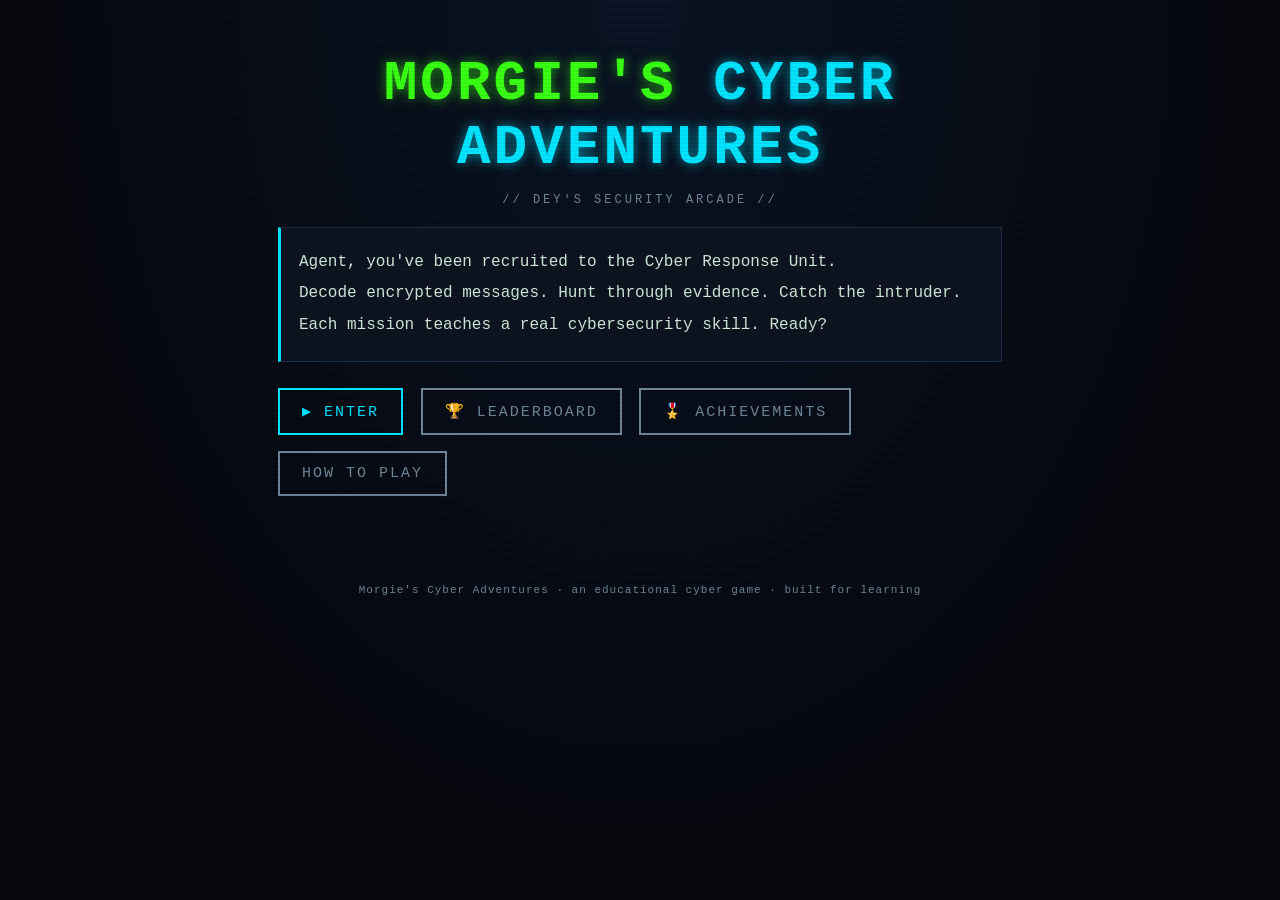
<file: index.html>
<!DOCTYPE html>
<html lang="en">
<head>
  <meta charset="UTF-8" />
  <meta name="viewport" content="width=device-width, initial-scale=1.0" />
  <title>Morgie's Cyber Adventures — Dey's Security Arcade</title>
  <link rel="stylesheet" href="styles.css" />
</head>
<body>
  <div id="scanlines"></div>
  <div id="toast-host"></div>

  <!-- ===== HUD ===== -->
  <header id="hud" class="hidden">
    <div class="hud-item">
      <span class="hud-label">AGENT</span>
      <span id="hud-agent">—</span>
    </div>
    <div class="hud-item">
      <span class="hud-label">MODE</span>
      <span id="hud-diff">NORMAL</span>
    </div>
    <div class="hud-item">
      <span class="hud-label">LEVEL</span>
      <span id="hud-level">LVL 1</span>
    </div>
    <div class="hud-item">
      <span class="hud-label">SCORE</span>
      <span id="hud-score">0</span>
    </div>
    <div class="hud-item">
      <span class="hud-label">LIVES</span>
      <span id="hud-lives">♥ ♥ ♥</span>
    </div>
    <div class="hud-item">
      <span class="hud-label">TIME</span>
      <span id="hud-timer">--</span>
    </div>
    <button id="btn-mute" class="hud-mute" aria-label="Mute">🔊</button>
  </header>

  <main id="app">
    <!-- ===== START SCREEN ===== -->
    <section id="screen-start" class="screen active">
      <div class="logo">
        <h1>MORGIE'S <span class="accent">CYBER ADVENTURES</span></h1>
        <p class="tagline">// DEY'S SECURITY ARCADE //</p>
      </div>
      <div class="brief">
        <p>Agent, you've been recruited to the Cyber Response Unit.</p>
        <p>Decode encrypted messages. Hunt through evidence. Catch the intruder.</p>
        <p>Each mission teaches a real cybersecurity skill. Ready?</p>
      </div>
      <button class="btn btn-primary" id="btn-start">▶ ENTER</button>
      <button class="btn btn-ghost" id="btn-board">🏆 LEADERBOARD</button>
      <button class="btn btn-ghost" id="btn-achievements">🎖️ ACHIEVEMENTS</button>
      <button class="btn btn-ghost" id="btn-howto">HOW TO PLAY</button>
    </section>

    <!-- ===== SETUP: difficulty + character ===== -->
    <section id="screen-setup" class="screen">
      <h2>AGENT SETUP</h2>

      <h3 class="setup-head">1 · SELECT DIFFICULTY</h3>
      <div id="difficulty-choices" class="choice-grid"></div>

      <h3 class="setup-head">2 · SELECT AGENT</h3>
      <div id="character-choices" class="choice-grid"></div>

      <h3 class="setup-head">3 · CHOOSE A MODE</h3>
      <div class="launch-row">
        <button class="btn btn-primary" id="btn-launch-campaign">🎯 CAMPAIGN</button>
        <button class="btn btn-primary" id="btn-launch-quickplay">🎲 RANDOM QUICKPLAY</button>
      </div>
      <p class="sub">Campaign: pick missions from the board. Quickplay: endless random missions until you run out of lives.</p>
      <p id="boss-note" class="boss-note hidden"></p>
      <button class="btn btn-ghost" id="btn-setup-back">◀ BACK</button>
    </section>

    <!-- ===== CHARACTER EDITOR ===== -->
    <section id="screen-editor" class="screen">
      <h2 id="editor-title">CUSTOMIZE AGENT</h2>

      <label class="field-label">CODENAME (max 12)</label>
      <input type="text" id="edit-name" class="text-input" maxlength="12" autocomplete="off" />

      <label class="field-label">BIO</label>
      <input type="text" id="edit-blurb" class="text-input" maxlength="90" autocomplete="off" />

      <label class="field-label">AVATAR</label>
      <div id="edit-icons" class="icon-grid"></div>

      <label class="field-label">PERK TUNING <span class="sub">(balanced within limits)</span></label>
      <div class="slider-row">
        <span class="slider-name">Bonus lives</span>
        <input type="range" id="edit-lives" />
        <span class="slider-val" id="edit-lives-val">+0</span>
      </div>
      <div class="slider-row">
        <span class="slider-name">Extra time</span>
        <input type="range" id="edit-time" />
        <span class="slider-val" id="edit-time-val">+0%</span>
      </div>
      <div class="slider-row">
        <span class="slider-name">Score boost</span>
        <input type="range" id="edit-score" />
        <span class="slider-val" id="edit-score-val">+0%</span>
      </div>
      <div class="perk-pill" id="edit-preview">⚡ balanced</div>

      <div class="launch-row">
        <button class="btn btn-primary" id="btn-edit-save">💾 SAVE</button>
        <button class="btn btn-ghost" id="btn-edit-reset">⟲ RESET TO DEFAULT</button>
        <button class="btn btn-ghost" id="btn-edit-cancel">✕ CANCEL</button>
      </div>
    </section>

    <!-- ===== LEADERBOARD ===== -->
    <section id="screen-board" class="screen">
      <h2>🏆 LEADERBOARD</h2>
      <p class="sub">Top 10 runs on this device.</p>
      <div id="board-body"></div>
      <div class="launch-row">
        <button class="btn btn-ghost" id="btn-board-back">◀ BACK</button>
        <button class="btn btn-ghost" id="btn-board-clear">⟲ CLEAR BOARD</button>
      </div>
    </section>

    <!-- ===== ACHIEVEMENTS ===== -->
    <section id="screen-achievements" class="screen">
      <h2>🎖️ ACHIEVEMENTS</h2>
      <p class="sub">Progress: <span id="ach-progress">0 / 0 unlocked</span></p>
      <div id="ach-body" class="ach-grid"></div>
      <button class="btn btn-ghost" id="btn-ach-back">◀ BACK</button>
    </section>

    <!-- ===== HOW TO PLAY ===== -->
    <section id="screen-howto" class="screen">
      <h2>HOW TO PLAY</h2>
      <ul class="howto-list">
        <li><strong>Missions</strong> come in two tracks: 🔍 <em>Forensics</em> and 🔐 <em>Cryptography</em>.</li>
        <li>Solve each puzzle before the <strong>timer</strong> runs out for bonus points.</li>
        <li>Wrong answers cost a <strong>life ♥</strong>. Lose all three and the run ends.</li>
        <li>Every mission ends with a <strong>debrief</strong> explaining the real concept.</li>
        <li>Clear all missions to beat the game and earn your rank!</li>
        <li>Pick a <strong>difficulty</strong> (Easy/Normal/Hard) and an <strong>agent</strong> with a unique perk before you start.</li>
        <li>Try <strong>🎲 Quickplay</strong> for an endless run of random missions, and use the 🔊 button to toggle sound.</li>
      </ul>
      <button class="btn btn-primary" id="btn-howto-back">◀ BACK</button>
    </section>

    <!-- ===== MISSION SELECT ===== -->
    <section id="screen-select" class="screen">
      <h2>SELECT MISSION</h2>
      <p class="sub">Complete missions to raise your rank. ✓ = cleared.</p>
      <div id="mission-grid" class="mission-grid"></div>
      <div class="launch-row">
        <button class="btn btn-primary" id="btn-select-quickplay">🎲 QUICKPLAY INSTEAD</button>
        <button class="btn btn-ghost" id="btn-reset">⟲ RESET PROGRESS</button>
      </div>
    </section>

    <!-- ===== GAMEPLAY ===== -->
    <section id="screen-play" class="screen">
      <div class="mission-head">
        <span id="play-tag" class="tag">FORENSICS</span>
        <span id="play-diff"></span>
        <h2 id="play-title">Mission</h2>
      </div>
      <p id="play-brief" class="brief-text"></p>
      <div id="play-body" class="play-body"></div>
      <div id="play-feedback" class="feedback hidden"></div>
      <div class="play-controls">
        <button class="btn btn-ghost" id="btn-abort">◀ ABORT</button>
        <button class="btn btn-primary" id="btn-submit">SUBMIT</button>
        <button class="btn btn-primary hidden" id="btn-continue">CONTINUE ▶</button>
      </div>
    </section>

    <!-- ===== GAME OVER / WIN ===== -->
    <section id="screen-end" class="screen">
      <h2 id="end-title">MISSION FAILED</h2>
      <p id="end-msg" class="brief-text"></p>
      <div class="end-stats">
        <div><span class="hud-label">FINAL SCORE</span><span id="end-score">0</span></div>
        <div><span class="hud-label">RANK</span><span id="end-rank">—</span></div>
      </div>
      <p id="end-detail" class="sub"></p>

      <div id="end-lb-entry" class="lb-entry hidden">
        <p id="lb-save-msg">🏆 You made the leaderboard! Enter a name:</p>
        <input type="text" id="lb-name" class="text-input" maxlength="12" autocomplete="off" />
        <div class="launch-row">
          <button class="btn btn-primary" id="btn-lb-save">SAVE SCORE</button>
          <button class="btn btn-ghost" id="btn-lb-skip">SKIP</button>
        </div>
      </div>
      <div id="end-lb-saved" class="lb-saved hidden"></div>

      <button class="btn btn-primary" id="btn-again">⟲ PLAY AGAIN</button>
      <button class="btn btn-ghost" id="btn-ach-view">🎖️ ACHIEVEMENTS</button>
    </section>
  </main>

  <footer id="credits">Morgie's Cyber Adventures · an educational cyber game · built for learning</footer>

  <script src="audio.js"></script>
  <script src="characters.js"></script>
  <script src="leaderboard.js"></script>
  <script src="achievements.js"></script>
  <script src="missions.js"></script>
  <script src="game.js"></script>
</body>
</html>
</file>
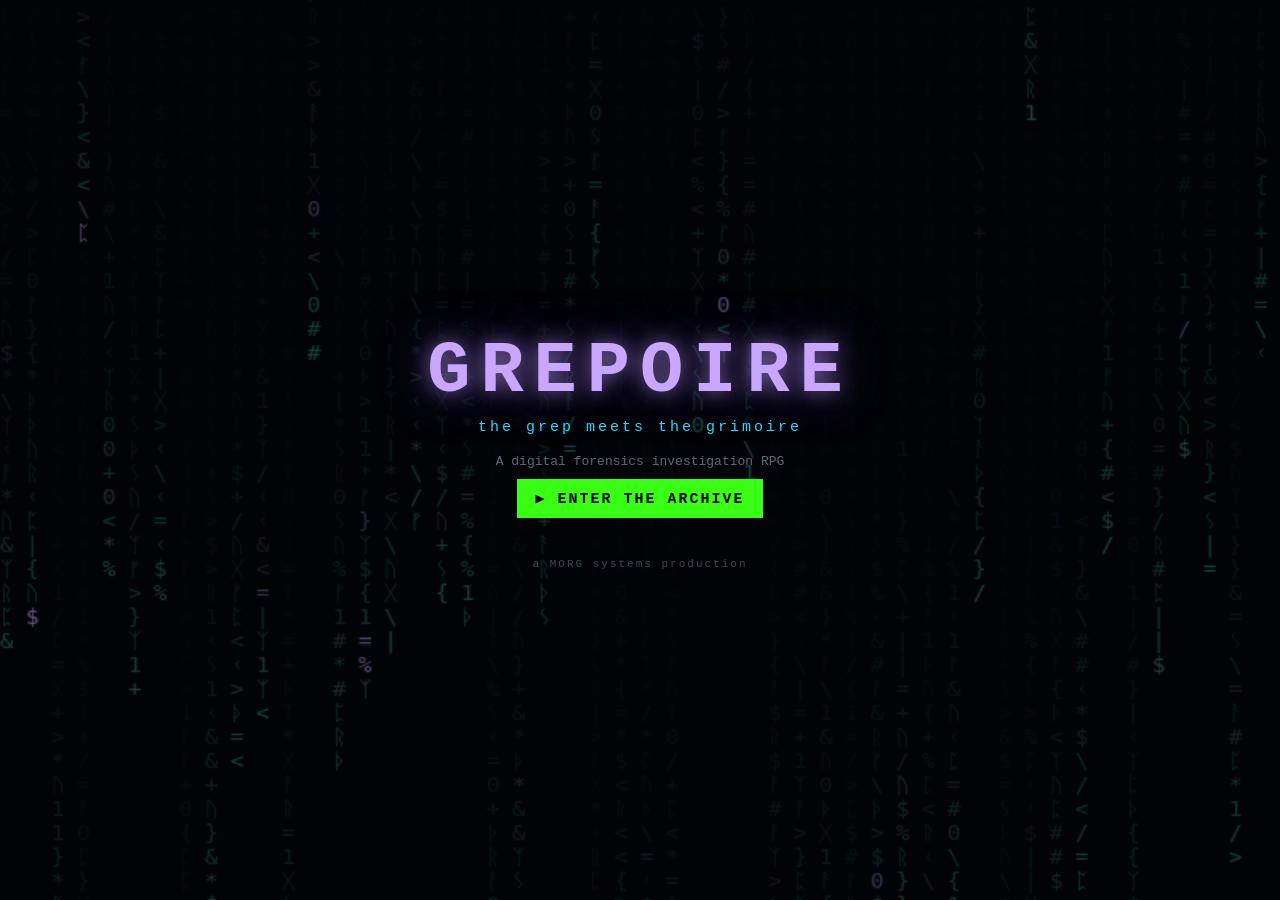
<file: trace-forensics-rpg/index.html>
<!DOCTYPE html>
<html lang="en">
<head>
  <meta charset="UTF-8" />
  <meta name="viewport" content="width=device-width, initial-scale=1.0, maximum-scale=1.0, user-scalable=no, viewport-fit=cover" />
  <meta name="mobile-web-app-capable" content="yes" />
  <meta name="apple-mobile-web-app-capable" content="yes" />
  <meta name="apple-mobile-web-app-status-bar-style" content="black-translucent" />
  <meta name="theme-color" content="#05070a" />
  <title>GREPOIRE — Digital Forensics Investigation</title>
  <link rel="stylesheet" href="styles.css" />
</head>
<body>
  <div id="boot" class="hidden">
    <pre id="boot-text"></pre>
  </div>

  <div id="game" class="hidden">
    <!-- Overworld -->
    <canvas id="world" width="800" height="600"></canvas>

    <!-- HUD -->
    <div id="hud">
      <div id="case-title">CASE #4471 — Operation Nightjar</div>
      <div id="hint"></div>
    </div>

    <!-- Touch controls (shown only on touch devices, in world mode) -->
    <div id="touch-controls" class="hidden">
      <div id="dpad">
        <button class="dpad-btn" data-dir="up" aria-label="Up">▲</button>
        <button class="dpad-btn" data-dir="left" aria-label="Left">◀</button>
        <button class="dpad-btn" data-dir="right" aria-label="Right">▶</button>
        <button class="dpad-btn" data-dir="down" aria-label="Down">▼</button>
      </div>
      <div id="touch-actions">
        <button id="t-action" class="t-big" aria-label="Interact">✦</button>
        <button id="t-evidence" class="t-small" aria-label="Evidence">E</button>
        <button id="t-codex" class="t-small" aria-label="Codex">J</button>
      </div>
    </div>

    <!-- Terminal / forensics workstation -->
    <div id="workstation" class="hidden">
      <div id="ws-header">
        <span id="ws-host">workstation</span>
        <button id="ws-exit">[ ESC ] Disconnect</button>
      </div>
      <div id="ws-body">
        <div id="terminal">
          <div id="term-output"></div>
          <div id="term-input-line">
            <span id="term-prompt">investigator@grepoire:~$</span>
            <input id="term-input" autocomplete="off" autocapitalize="off" autocorrect="off" spellcheck="false" enterkeyhint="send" />
          </div>
          <!-- Quick commands for touch; tap to insert/run without typing -->
          <div id="term-quickbar" class="hidden">
            <button data-cmd="help">help</button>
            <button data-cmd="ls">ls</button>
            <button data-cmd="ls -a">ls -a</button>
            <button data-cmd="scan">scan</button>
            <button data-cmd="cat ">cat</button>
            <button data-cmd="decode ">decode</button>
            <button data-cmd="recover ">recover</button>
            <button data-cmd="sha256 ">sha256</button>
            <button data-cmd="pcap ">pcap</button>
            <button data-cmd="tag ">tag</button>
          </div>
        </div>
      </div>
    </div>

    <!-- Evidence board / case submission -->
    <div id="evidence-board" class="hidden">
      <h2>EVIDENCE BOARD</h2>
      <div id="evidence-list"></div>
      <div id="case-questions"></div>
      <button id="eb-close">Close</button>
    </div>
  </div>

  <script type="module" src="src/main.js"></script>
</body>
</html>
</file>
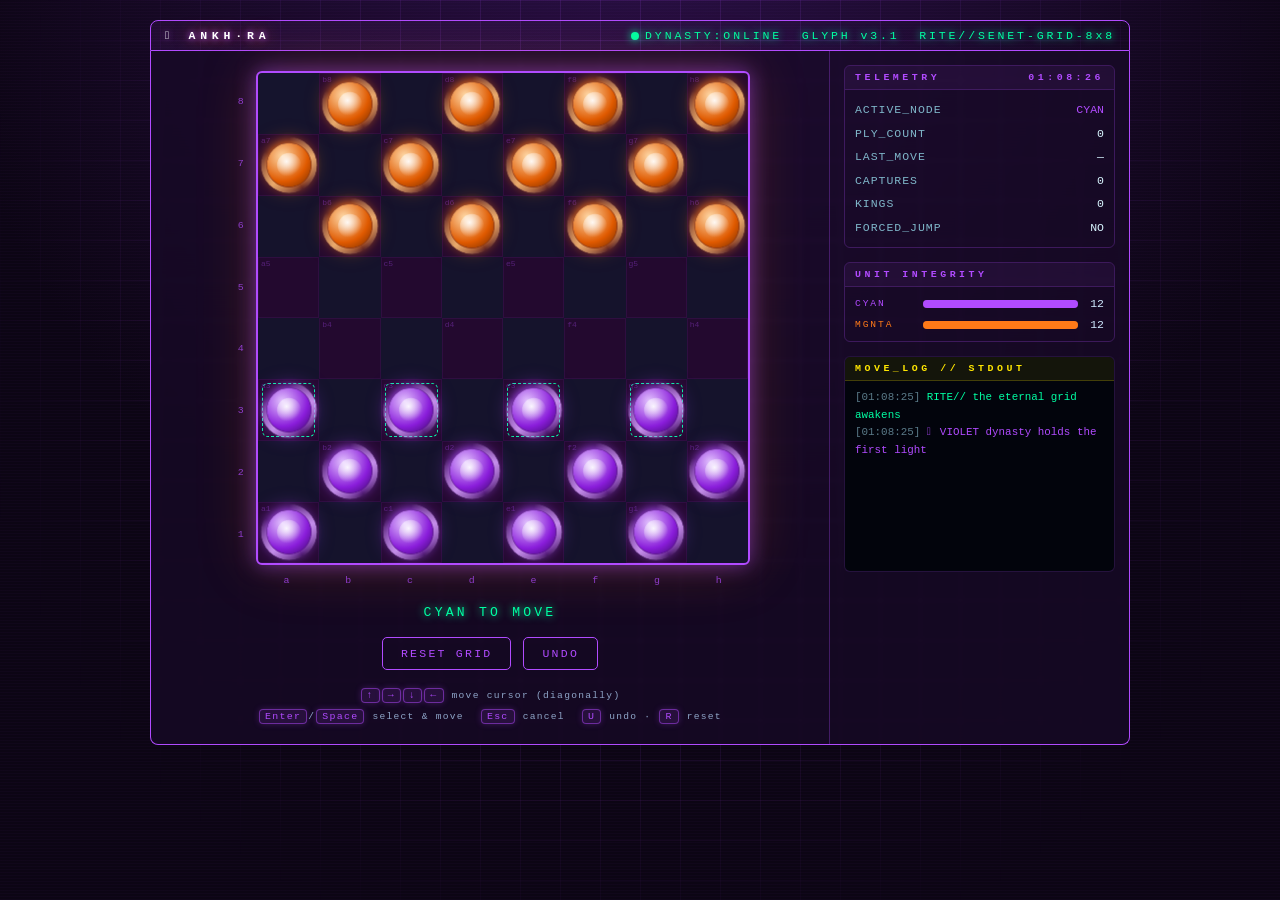
<file: ankh-ra.html>
<!DOCTYPE html>
<html lang="en">
<head>
<meta charset="UTF-8">
<meta name="viewport" content="width=device-width, initial-scale=1.0">
<title>ANKH-RA // DUEL OF THE ETERNAL GRID</title>
<style>
  :root {
    /* --neon-cyan / --neon-magenta kept as var names; recolored to a new palette:
       electric violet vs hot-orange on a deep plum-black field */
    --neon-cyan: #b14bff;      /* "player 1" — electric violet  */
    --neon-magenta: #ff7a18;   /* "player 2" — hot orange       */
    --neon-green: #00ffa3;     /* accents / OK status           */
    --neon-amber: #ffe600;     /* alerts / forced-jump          */
    --dark: #0c0514;
    --dark2: #160a24;
    --panel: rgba(24, 10, 40, 0.72);
    --grid-line: rgba(177, 75, 255, 0.22);
    --mono: 'Courier New', ui-monospace, monospace;
  }

  * { margin: 0; padding: 0; box-sizing: border-box; }

  body {
    min-height: 100vh;
    background:
      radial-gradient(circle at 50% -10%, #2a0f45 0%, var(--dark) 60%),
      var(--dark);
    color: #cfe9ff;
    font-family: var(--mono);
    display: flex;
    flex-direction: column;
    align-items: center;
    padding: 20px 14px 40px;
    overflow-x: hidden;
  }

  body::before {
    content: "";
    position: fixed; inset: 0;
    background-image:
      linear-gradient(var(--grid-line) 1px, transparent 1px),
      linear-gradient(90deg, var(--grid-line) 1px, transparent 1px);
    background-size: 40px 40px;
    mask-image: radial-gradient(circle at 50% 35%, black 10%, transparent 78%);
    animation: drift 20s linear infinite;
    pointer-events: none; z-index: 0;
  }
  /* scanline overlay — technical CRT feel */
  body::after {
    content: "";
    position: fixed; inset: 0;
    background: repeating-linear-gradient(
      to bottom, rgba(0,0,0,0) 0 2px, rgba(177,75,255,0.025) 2px 3px);
    pointer-events: none; z-index: 2; mix-blend-mode: screen;
  }
  @keyframes drift {
    from { background-position: 0 0, 0 0; }
    to   { background-position: 40px 40px, 40px 40px; }
  }

  .app { position: relative; z-index: 3; width: 100%; max-width: 980px; }

  header.titlebar {
    display: flex; align-items: center; justify-content: space-between;
    border: 1px solid var(--neon-cyan);
    border-radius: 8px 8px 0 0;
    padding: 8px 14px;
    background: linear-gradient(90deg, rgba(177,75,255,0.08), transparent);
    font-size: 0.72rem; letter-spacing: 0.18rem;
  }
  header .brand {
    font-weight: 900; letter-spacing: 0.3rem; color: #fff;
    text-shadow: 0 0 6px var(--neon-cyan), 0 0 16px var(--neon-magenta);
    animation: flicker 5s infinite;
  }
  header .sys { color: var(--neon-green); text-shadow: 0 0 8px var(--neon-green); }
  .dot { display:inline-block; width:8px; height:8px; border-radius:50%;
    background: var(--neon-green); box-shadow: 0 0 8px var(--neon-green);
    animation: blink 1.4s steps(2) infinite; margin-right:6px; vertical-align: middle; }
  @keyframes blink { 50% { opacity: 0.2; } }
  @keyframes flicker {
    0%, 92%, 100% { opacity: 1; } 93% { opacity: 0.55; } 94% { opacity: 1; }
    96% { opacity: 0.4; } 97% { opacity: 1; }
  }

  .layout {
    display: grid;
    grid-template-columns: minmax(0,1fr) 300px;
    gap: 0;
    border: 1px solid var(--neon-cyan);
    border-top: none;
    border-radius: 0 0 8px 8px;
    background: var(--panel);
    backdrop-filter: blur(2px);
  }
  @media (max-width: 820px) {
    .layout { grid-template-columns: 1fr; }
    .hud { border-left: none !important; border-top: 1px solid rgba(177,75,255,0.3); }
  }

  .stage { padding: 20px; display: flex; flex-direction: column; align-items: center; gap: 14px; }

  /* board with coordinate gutters */
  .board-frame {
    display: grid;
    grid-template-columns: 22px 1fr;
    grid-template-rows: 1fr 22px;
    gap: 4px;
    width: min(86vw, 520px);
  }
  .rank-labels, .file-labels {
    display: grid; font-size: 0.62rem; color: var(--neon-cyan);
    opacity: 0.75; letter-spacing: 0.05rem;
  }
  .rank-labels { grid-row: 1; grid-column: 1; grid-template-rows: repeat(8, 1fr); }
  .rank-labels span { display: flex; align-items: center; justify-content: center; }
  .file-labels { grid-row: 2; grid-column: 2; grid-template-columns: repeat(8, 1fr); }
  .file-labels span { display: flex; align-items: center; justify-content: center; }

  .board {
    grid-row: 1; grid-column: 2;
    display: grid;
    grid-template-columns: repeat(8, 1fr);
    grid-template-rows: repeat(8, 1fr);
    aspect-ratio: 1 / 1;
    border: 2px solid var(--neon-cyan);
    border-radius: 6px;
    box-shadow: 0 0 20px rgba(177,75,255,0.5), 0 0 60px rgba(255,122,24,0.22);
    overflow: hidden; background: var(--dark2);
  }

  .cell { position: relative; display: flex; align-items: center; justify-content: center; }
  .cell.light { background: rgba(0, 240, 255, 0.04); }
  .cell.dark  { background: rgba(255, 0, 229, 0.06); cursor: pointer; }
  .cell.dark::after {
    content: ""; position: absolute; inset: 0;
    box-shadow: inset 0 0 0 1px rgba(177,75,255,0.08);
  }
  /* tiny square-id readout in each dark cell corner — technical overlay */
  .cell .sqid {
    position: absolute; top: 2px; left: 3px; font-size: 0.5rem;
    color: rgba(177,75,255,0.35); pointer-events: none; letter-spacing: 0;
  }

  .cell.selectable::before {
    content: ""; position: absolute; inset: 4px;
    border: 1px dashed var(--neon-green); border-radius: 6px;
    animation: pulse 1.2s ease-in-out infinite;
  }
  .cell.move-target::before {
    content: ""; position: absolute; width: 28%; height: 28%; border-radius: 50%;
    background: var(--neon-green); box-shadow: 0 0 14px var(--neon-green);
    animation: pulse 1s ease-in-out infinite;
  }
  .cell.capture-target::before {
    content: ""; position: absolute; inset: 3px; border-radius: 6px;
    border: 1px solid var(--neon-amber);
    box-shadow: 0 0 12px var(--neon-amber), inset 0 0 10px rgba(255,230,0,0.3);
    animation: pulse 0.8s ease-in-out infinite;
  }
  /* keyboard cursor — bright inset frame + corner ticks on the focused square */
  .cell.cursor {
    box-shadow:
      inset 0 0 0 2px #fff,
      inset 0 0 14px rgba(255,255,255,0.45),
      0 0 16px rgba(255,255,255,0.35);
    z-index: 6;
  }
  .cell.cursor::after {
    content: ""; position: absolute; inset: 0; z-index: 7; pointer-events: none;
    background:
      linear-gradient(#fff,#fff) left  0 top    0 / 10px 2px no-repeat,
      linear-gradient(#fff,#fff) left  0 top    0 / 2px 10px no-repeat,
      linear-gradient(#fff,#fff) right 0 top    0 / 10px 2px no-repeat,
      linear-gradient(#fff,#fff) right 0 top    0 / 2px 10px no-repeat,
      linear-gradient(#fff,#fff) left  0 bottom 0 / 10px 2px no-repeat,
      linear-gradient(#fff,#fff) left  0 bottom 0 / 2px 10px no-repeat,
      linear-gradient(#fff,#fff) right 0 bottom 0 / 10px 2px no-repeat,
      linear-gradient(#fff,#fff) right 0 bottom 0 / 2px 10px no-repeat;
    filter: drop-shadow(0 0 4px #fff);
    animation: pulse 1s ease-in-out infinite;
  }
  @keyframes pulse {
    0%, 100% { opacity: 0.35; transform: scale(0.92); }
    50%      { opacity: 1;    transform: scale(1.05); }
  }

  .piece {
    width: 72%; height: 72%; border-radius: 50%; position: relative;
    display: flex; align-items: center; justify-content: center;
    font-weight: 900; font-size: 1.3rem;
    /* idle hover-float; combines with glide/pop below via custom props */
    animation: float 3.2s ease-in-out infinite;
    will-change: transform;
  }
  @keyframes float {
    0%, 100% { transform: translateY(0) scale(1); }
    50%      { transform: translateY(-6%) scale(1.02); }
  }

  /* rotating conic "energy ring" behind the core */
  .piece::before {
    content: ""; position: absolute; inset: -14%;
    border-radius: 50%;
    background: conic-gradient(from 0deg,
      transparent 0deg, var(--ring) 70deg, transparent 150deg,
      var(--ring) 220deg, transparent 300deg);
    filter: blur(0.5px);
    opacity: 0.85;
    animation: spin 4s linear infinite;
    z-index: -1;
    -webkit-mask: radial-gradient(circle, transparent 56%, #000 58%);
            mask: radial-gradient(circle, transparent 56%, #000 58%);
  }
  @keyframes spin { to { transform: rotate(360deg); } }

  /* pulsing inner core highlight */
  .piece::after {
    content: ""; position: absolute; inset: 22%;
    border-radius: 50%;
    background: radial-gradient(circle at 40% 35%, rgba(255,255,255,0.9), transparent 70%);
    animation: core 2.4s ease-in-out infinite;
    pointer-events: none;
  }
  @keyframes core {
    0%, 100% { opacity: 0.4; transform: scale(0.85); }
    50%      { opacity: 0.95; transform: scale(1); }
  }

  .piece.cyan {
    --ring: #d9a2ff;
    background: radial-gradient(circle at 35% 30%, #e3c4ff, #8a1ddb 60%, #3a0866);
    box-shadow: 0 0 10px var(--neon-cyan), 0 0 22px rgba(177,75,255,0.6);
    color: #2a0545;
  }
  .piece.magenta {
    --ring: #ffc07a;
    background: radial-gradient(circle at 35% 30%, #ffd9a8, #e05a00 60%, #6e2a00);
    box-shadow: 0 0 10px var(--neon-magenta), 0 0 22px rgba(255,122,24,0.6);
    color: #4a1c00;
  }

  /* selected: lift, brighten, speed up the ring */
  .piece.selected { animation: selectedFloat 1.4s ease-in-out infinite; z-index: 5; }
  .piece.selected::before { animation: spin 1.3s linear infinite; opacity: 1; }
  @keyframes selectedFloat {
    0%, 100% { transform: translateY(-8%) scale(1.12); }
    50%      { transform: translateY(-14%) scale(1.16); }
  }

  /* glide: a piece that just moved slides in from its previous square */
  .piece.glide {
    animation: glide 0.32s cubic-bezier(.2,.9,.25,1.2);
  }
  @keyframes glide {
    from { transform: translate(var(--gx), var(--gy)) scale(0.9); }
    to   { transform: translate(0, 0) scale(1); }
  }

  /* king: twin crowns + golden halo, faster ring */
  .piece.king {
    box-shadow: 0 0 14px var(--neon-amber), 0 0 30px rgba(255,230,0,0.55);
  }
  .piece.king::before { animation: spin 2.2s linear infinite; }
  .piece.king .crown {
    position: absolute; inset: 0; display: flex; align-items: center; justify-content: center;
    font-size: 1.1rem; color: #fff; z-index: 2;
    text-shadow: 0 0 6px #fff, 0 0 12px var(--neon-amber);
    animation: crownPop 0.5s cubic-bezier(.2,1.5,.4,1);
  }
  @keyframes crownPop {
    0% { transform: scale(0) rotate(-40deg); opacity: 0; }
    100% { transform: scale(1) rotate(0); opacity: 1; }
  }

  /* capture shatter burst — spawned on the destroyed unit's square */
  .burst {
    position: absolute; inset: 0; pointer-events: none; z-index: 10;
  }
  .burst i {
    position: absolute; top: 50%; left: 50%; width: 7px; height: 7px;
    margin: -3.5px; border-radius: 50%;
    background: var(--bcol); box-shadow: 0 0 8px var(--bcol);
    animation: shard 0.6s ease-out forwards;
  }
  @keyframes shard {
    to { transform: translate(var(--dx), var(--dy)) scale(0.2); opacity: 0; }
  }
  .shock {
    position: absolute; inset: 20%; border-radius: 50%;
    border: 2px solid var(--bcol); pointer-events: none; z-index: 9;
    animation: shock 0.5s ease-out forwards;
  }
  @keyframes shock {
    from { transform: scale(0.3); opacity: 1; }
    to   { transform: scale(2.4); opacity: 0; }
  }

  @media (prefers-reduced-motion: reduce) {
    .piece, .piece::before, .piece::after { animation: none !important; }
  }

  .status {
    font-size: 0.82rem; letter-spacing: 0.2rem; text-transform: uppercase;
    color: var(--neon-green); text-shadow: 0 0 8px var(--neon-green);
    min-height: 1.4em; text-align: center;
  }

  .controls { display: flex; gap: 12px; }
  button {
    font-family: inherit; background: transparent; color: var(--neon-cyan);
    border: 1px solid var(--neon-cyan); padding: 9px 18px;
    letter-spacing: 0.14rem; text-transform: uppercase; font-size: 0.72rem;
    border-radius: 5px; cursor: pointer; transition: all 0.2s;
  }
  button:hover { background: var(--neon-cyan); color: var(--dark); box-shadow: 0 0 18px var(--neon-cyan); }

  .keyhint {
    display: flex; flex-wrap: wrap; gap: 6px 16px; justify-content: center;
    margin-top: 4px; font-size: 0.6rem; letter-spacing: 0.08rem;
    color: #8fa6c9; max-width: 480px;
  }
  .keyhint kbd {
    display: inline-block; min-width: 1.3em; text-align: center;
    padding: 1px 5px; margin: 0 1px; border-radius: 4px;
    background: rgba(177,75,255,0.12); border: 1px solid rgba(177,75,255,0.5);
    color: var(--neon-cyan); font-family: var(--mono); font-size: 0.62rem;
    box-shadow: 0 0 6px rgba(177,75,255,0.25);
  }

  /* ---------- TECHNICAL HUD ---------- */
  .hud {
    border-left: 1px solid rgba(177,75,255,0.3);
    padding: 14px; display: flex; flex-direction: column; gap: 14px;
    font-size: 0.72rem;
  }
  .panel { border: 1px solid rgba(177,75,255,0.25); border-radius: 6px; overflow: hidden; }
  .panel > h2 {
    font-size: 0.62rem; letter-spacing: 0.22rem; color: var(--neon-cyan);
    background: rgba(177,75,255,0.07); padding: 6px 10px; border-bottom: 1px solid rgba(177,75,255,0.2);
    display: flex; justify-content: space-between; align-items: center;
  }
  .panel .body { padding: 10px; }

  .readout { display: grid; grid-template-columns: 1fr auto; gap: 4px 10px; line-height: 1.7; }
  .readout .k { color: #7fb6c9; letter-spacing: 0.06rem; }
  .readout .v { text-align: right; color: #d8f6ff; }
  .readout .v.cyan { color: var(--neon-cyan); }
  .readout .v.magenta { color: var(--neon-magenta); }

  .bars { display:flex; flex-direction: column; gap: 8px; }
  .bar-row { display:flex; align-items:center; gap: 8px; }
  .bar-row .lbl { width: 60px; font-size: 0.6rem; letter-spacing: 0.12rem; }
  .bar { flex:1; height: 8px; background: rgba(255,255,255,0.06); border-radius: 4px; overflow: hidden; }
  .bar > i { display:block; height:100%; transition: width 0.4s ease; }
  .bar.cyan > i { background: var(--neon-cyan); box-shadow: 0 0 10px var(--neon-cyan); }
  .bar.magenta > i { background: var(--neon-magenta); box-shadow: 0 0 10px var(--neon-magenta); }
  .bar-row .num { width: 18px; text-align:right; }

  /* telemetry terminal */
  .log { background: #02040c; border: 1px solid rgba(177,75,255,0.2); border-radius: 6px; }
  .log h2 { color: var(--neon-amber); background: rgba(255,230,0,0.07); border-color: rgba(255,230,0,0.2); }
  .log .stream {
    height: 190px; overflow-y: auto; padding: 8px 10px; font-size: 0.68rem; line-height: 1.6;
    scrollbar-width: thin; scrollbar-color: var(--neon-cyan) transparent;
  }
  .log .stream::-webkit-scrollbar { width: 6px; }
  .log .stream::-webkit-scrollbar-thumb { background: var(--neon-cyan); border-radius: 3px; }
  .log .line { white-space: pre-wrap; }
  .log .ts { color: #5a7a88; }
  .log .c-cyan { color: var(--neon-cyan); }
  .log .c-mag { color: var(--neon-magenta); }
  .log .c-cap { color: var(--neon-amber); }
  .log .c-sys { color: var(--neon-green); }
  .log .cursor { color: var(--neon-amber); animation: blink 1s steps(2) infinite; }

  /* ========== PUZZLE WORLD: TEMPLE OF CODE ========== */
  .portal {
    position: fixed; inset: 0; z-index: 50;
    display: none; align-items: center; justify-content: center;
    background: radial-gradient(circle at 50% 50%, rgba(40,10,70,0.75), rgba(5,5,20,0.96));
    backdrop-filter: blur(4px);
    padding: 20px;
  }
  .portal.open { display: flex; animation: portalIn 0.8s ease; }
  @keyframes portalIn { from { opacity: 0; } to { opacity: 1; } }

  .portal-inner { position: relative; width: min(94vw, 620px); }

  /* rotating portal rings behind the card */
  .portal-rings { position: absolute; inset: -40px; pointer-events: none; }
  .portal-rings i {
    position: absolute; inset: 0; border-radius: 50%;
    border: 2px solid transparent;
  }
  .portal-rings i:nth-child(1) { border-top-color: var(--neon-cyan);    border-bottom-color: var(--neon-cyan);    animation: spin 6s linear infinite; }
  .portal-rings i:nth-child(2) { border-left-color: var(--neon-magenta); border-right-color: var(--neon-magenta); animation: spin 9s linear infinite reverse; inset: 20px; }
  .portal-rings i:nth-child(3) { border-top-color: var(--neon-amber);    animation: spin 4s linear infinite; inset: -14px; }

  .portal-card {
    position: relative;
    background: linear-gradient(160deg, rgba(24,10,40,0.98), rgba(10,6,24,0.98));
    border: 1px solid var(--neon-cyan);
    border-radius: 12px;
    box-shadow: 0 0 40px rgba(177,75,255,0.5), inset 0 0 30px rgba(0,0,0,0.6);
    padding: 26px 24px;
    color: #d8f6ff;
    max-height: 86vh; overflow-y: auto;
  }
  .portal-card h2 {
    font-size: 1.3rem; letter-spacing: 0.25rem; color: #fff; text-align: center;
    text-shadow: 0 0 8px var(--neon-cyan), 0 0 20px var(--neon-magenta);
    margin-bottom: 6px;
  }
  .portal-card .sub { text-align: center; font-size: 0.72rem; letter-spacing: 0.15rem;
    color: var(--neon-amber); margin-bottom: 18px; }

  .pz-progress { display: flex; gap: 6px; justify-content: center; margin-bottom: 18px; }
  .pz-progress i {
    width: 26px; height: 6px; border-radius: 3px; background: rgba(255,255,255,0.12);
  }
  .pz-progress i.done { background: var(--neon-green); box-shadow: 0 0 8px var(--neon-green); }
  .pz-progress i.active { background: var(--neon-cyan); box-shadow: 0 0 8px var(--neon-cyan); }

  .pz-glyph { text-align: center; font-size: 1.6rem; margin-bottom: 8px; filter: drop-shadow(0 0 6px var(--neon-amber)); }
  .pz-prompt { font-size: 0.86rem; line-height: 1.6; margin-bottom: 12px; }
  .pz-code {
    background: #02040c; border: 1px solid rgba(177,75,255,0.3); border-radius: 6px;
    padding: 12px 14px; font-size: 0.8rem; line-height: 1.6; white-space: pre-wrap;
    color: var(--neon-green); margin-bottom: 14px; overflow-x: auto;
  }
  .pz-code .kw { color: var(--neon-magenta); }
  .pz-code .num { color: var(--neon-amber); }
  .pz-code .cm { color: #5a7a88; }

  .pz-form { display: flex; gap: 10px; flex-wrap: wrap; }
  .pz-form input {
    flex: 1; min-width: 160px; font-family: var(--mono); font-size: 0.9rem;
    background: rgba(0,0,0,0.5); border: 1px solid var(--neon-cyan); color: #fff;
    padding: 10px 12px; border-radius: 6px; letter-spacing: 0.08rem;
  }
  .pz-form input:focus { outline: none; box-shadow: 0 0 14px var(--neon-cyan); }

  .pz-options { display: grid; grid-template-columns: 1fr 1fr; gap: 10px; }
  @media (max-width: 480px) { .pz-options { grid-template-columns: 1fr; } }
  .pz-opt {
    font-family: var(--mono); font-size: 0.82rem; text-align: left;
    padding: 11px 14px; text-transform: none; letter-spacing: 0.04rem;
  }

  .pz-feedback { min-height: 1.4em; margin-top: 12px; font-size: 0.8rem; letter-spacing: 0.08rem; text-align: center; }
  .pz-feedback.ok  { color: var(--neon-green); text-shadow: 0 0 8px var(--neon-green); }
  .pz-feedback.bad { color: var(--neon-magenta); text-shadow: 0 0 8px var(--neon-magenta); }
  .pz-hint { font-size: 0.7rem; color: #8fa6c9; text-align: center; margin-top: 6px; }

  .portal-card .finale { text-align: center; }
  .portal-card .finale .big { font-size: 2.4rem; margin: 10px 0; filter: drop-shadow(0 0 10px var(--neon-amber)); }
  .portal-actions { display: flex; gap: 12px; justify-content: center; margin-top: 18px; flex-wrap: wrap; }
</style>
</head>
<body>
<div class="app">
  <header class="titlebar">
    <span class="brand">𓂀 ANKH&middot;RA</span>
    <span class="sys"><span class="dot"></span>DYNASTY:ONLINE &nbsp;GLYPH v3.1 &nbsp;RITE//SENET-GRID-8x8</span>
  </header>

  <div class="layout">
    <!-- BOARD STAGE -->
    <section class="stage">
      <div class="board-frame">
        <div class="rank-labels" id="rankLabels"></div>
        <div class="board" id="board"></div>
        <div class="file-labels" id="fileLabels"></div>
      </div>
      <div class="status" id="status">CYAN TO MOVE</div>
      <div class="controls">
        <button id="resetBtn">RESET GRID</button>
        <button id="undoBtn">UNDO</button>
      </div>
      <div class="keyhint">
        <span><kbd>↑</kbd><kbd>→</kbd><kbd>↓</kbd><kbd>←</kbd> move cursor (diagonally)</span>
        <span><kbd>Enter</kbd>/<kbd>Space</kbd> select &amp; move</span>
        <span><kbd>Esc</kbd> cancel</span>
        <span><kbd>U</kbd> undo &middot; <kbd>R</kbd> reset</span>
      </div>
    </section>

    <!-- TECHNICAL HUD -->
    <aside class="hud">
      <div class="panel">
        <h2>TELEMETRY <span id="clock">00:00:00</span></h2>
        <div class="body">
          <div class="readout">
            <span class="k">ACTIVE_NODE</span><span class="v" id="rActive">CYAN</span>
            <span class="k">PLY_COUNT</span><span class="v" id="rPly">0</span>
            <span class="k">LAST_MOVE</span><span class="v" id="rLast">—</span>
            <span class="k">CAPTURES</span><span class="v" id="rCaps">0</span>
            <span class="k">KINGS</span><span class="v" id="rKings">0</span>
            <span class="k">FORCED_JUMP</span><span class="v" id="rForced">NO</span>
          </div>
        </div>
      </div>

      <div class="panel">
        <h2>UNIT INTEGRITY</h2>
        <div class="body bars">
          <div class="bar-row">
            <span class="lbl" style="color:var(--neon-cyan)">CYAN</span>
            <div class="bar cyan"><i id="barCyan" style="width:100%"></i></div>
            <span class="num" id="numCyan">12</span>
          </div>
          <div class="bar-row">
            <span class="lbl" style="color:var(--neon-magenta)">MGNTA</span>
            <div class="bar magenta"><i id="barMag" style="width:100%"></i></div>
            <span class="num" id="numMag">12</span>
          </div>
        </div>
      </div>

      <div class="panel log">
        <h2>MOVE_LOG // STDOUT</h2>
        <div class="stream" id="logStream"></div>
      </div>
    </aside>
  </div>
</div>

<!-- ========== PUZZLE WORLD: TEMPLE OF CODE ========== -->
<div class="portal" id="portal" aria-hidden="true">
  <div class="portal-inner">
    <div class="portal-rings"><i></i><i></i><i></i></div>
    <div class="portal-card" id="portalCard">
      <!-- content injected by JS -->
    </div>
  </div>
</div>

<script>
const SIZE = 8;
const FILES = ['a','b','c','d','e','f','g','h'];
const boardEl = document.getElementById('board');
const statusEl = document.getElementById('status');
const logStream = document.getElementById('logStream');

// HUD refs
const rActive = document.getElementById('rActive');
const rPly    = document.getElementById('rPly');
const rLast   = document.getElementById('rLast');
const rCaps   = document.getElementById('rCaps');
const rKings  = document.getElementById('rKings');
const rForced = document.getElementById('rForced');
const barCyan = document.getElementById('barCyan');
const barMag  = document.getElementById('barMag');
const numCyan = document.getElementById('numCyan');
const numMag  = document.getElementById('numMag');

let grid, turn, selected, validMoves;
let ply, captures, history;
let anim = {}; // one-shot animation hints consumed by the next render()
let cursor = [5, 0]; // keyboard cursor [row, col]; starts on a dark playable square
let keyboardActive = false; // only show the cursor once the player uses the keyboard

// Convert [row,col] -> algebraic. row 0 = rank 8 (top), row 7 = rank 1 (bottom).
function sq(r, c) { return FILES[c] + (SIZE - r); }

function buildLabels() {
  const rl = document.getElementById('rankLabels');
  const fl = document.getElementById('fileLabels');
  rl.innerHTML = ''; fl.innerHTML = '';
  for (let r = 0; r < SIZE; r++) { const s = document.createElement('span'); s.textContent = SIZE - r; rl.appendChild(s); }
  for (let c = 0; c < SIZE; c++) { const s = document.createElement('span'); s.textContent = FILES[c]; fl.appendChild(s); }
}

function initState() {
  grid = Array.from({ length: SIZE }, () => Array(SIZE).fill(null));
  for (let r = 0; r < SIZE; r++) {
    for (let c = 0; c < SIZE; c++) {
      if ((r + c) % 2 === 0) continue;
      if (r < 3)      grid[r][c] = { color: 'magenta', king: false };
      else if (r > 4) grid[r][c] = { color: 'cyan',    king: false };
    }
  }
  turn = 'cyan'; selected = null; validMoves = [];
  ply = 0; captures = 0; history = [];
}

function inBounds(r, c) { return r >= 0 && r < SIZE && c >= 0 && c < SIZE; }

function directions(piece) {
  if (piece.king) return [[-1,-1],[-1,1],[1,-1],[1,1]];
  return piece.color === 'cyan' ? [[-1,-1],[-1,1]] : [[1,-1],[1,1]];
}

function pieceMoves(r, c) {
  const piece = grid[r][c];
  const moves = [], jumps = [];
  for (const [dr, dc] of directions(piece)) {
    const nr = r + dr, nc = c + dc;
    if (inBounds(nr, nc) && !grid[nr][nc]) moves.push({ from:[r,c], to:[nr,nc], jumped:null });
    const jr = r + 2*dr, jc = c + 2*dc;
    if (inBounds(jr, jc) && !grid[jr][jc] && grid[nr] && grid[nr][nc] &&
        grid[nr][nc].color !== piece.color)
      jumps.push({ from:[r,c], to:[jr,jc], jumped:[nr,nc] });
  }
  return { moves, jumps };
}

function allMoves(color) {
  let moves = [], jumps = [];
  for (let r = 0; r < SIZE; r++)
    for (let c = 0; c < SIZE; c++)
      if (grid[r][c] && grid[r][c].color === color) {
        const pm = pieceMoves(r, c);
        moves = moves.concat(pm.moves); jumps = jumps.concat(pm.jumps);
      }
  return jumps.length ? jumps : moves;
}

function countPieces(color) {
  let n = 0, k = 0;
  for (let r = 0; r < SIZE; r++)
    for (let c = 0; c < SIZE; c++)
      if (grid[r][c] && grid[r][c].color === color) { n++; if (grid[r][c].king) k++; }
  return { n, k };
}

/* ---------- TELEMETRY LOG ---------- */
function stamp() {
  const d = new Date();
  return [d.getHours(), d.getMinutes(), d.getSeconds()].map(x => String(x).padStart(2,'0')).join(':');
}
function log(html, cls) {
  const line = document.createElement('div');
  line.className = 'line';
  line.innerHTML = `<span class="ts">[${stamp()}]</span> <span class="${cls||''}">${html}</span>`;
  logStream.appendChild(line);
  logStream.scrollTop = logStream.scrollHeight;
}

function render() {
  boardEl.innerHTML = '';
  const legal = allMoves(turn);
  const selectable = new Set(legal.map(m => m.from.join(',')));
  const anyJump = legal.length && legal[0].jumped;

  for (let r = 0; r < SIZE; r++) {
    for (let c = 0; c < SIZE; c++) {
      const cell = document.createElement('div');
      const dark = (r + c) % 2 === 1;
      cell.className = 'cell ' + (dark ? 'dark' : 'light');

      if (keyboardActive && cursor[0] === r && cursor[1] === c) cell.classList.add('cursor');

      if (dark) {
        const id = document.createElement('span');
        id.className = 'sqid'; id.textContent = sq(r, c);
        cell.appendChild(id);
      }

      if (!selected && dark && selectable.has(r + ',' + c)) cell.classList.add('selectable');

      if (selected) {
        const target = validMoves.find(m => m.to[0] === r && m.to[1] === c);
        if (target) {
          cell.classList.add(target.jumped ? 'capture-target' : 'move-target');
          cell.addEventListener('click', () => makeMove(target));
        }
      }

      const piece = grid[r][c];
      if (piece) {
        const p = document.createElement('div');
        p.className = 'piece ' + piece.color + (piece.king ? ' king' : '');
        if (selected && selected[0] === r && selected[1] === c) p.classList.add('selected');

        // crown marker for kings (separate element so ::after can be the core glow)
        if (piece.king) {
          const cr = document.createElement('span');
          cr.className = 'crown'; cr.textContent = '♛';
          p.appendChild(cr);
        }

        // glide-in animation for the piece that just moved
        if (anim.glide && anim.glide.r === r && anim.glide.c === c) {
          p.classList.add('glide');
          p.style.setProperty('--gx', anim.glide.dx + '%');
          p.style.setProperty('--gy', anim.glide.dy + '%');
        }
        cell.appendChild(p);
      }

      // capture burst on the destroyed unit's square
      if (anim.burst && anim.burst.r === r && anim.burst.c === c) {
        cell.appendChild(makeBurst(anim.burst.color));
      }

      if (dark) cell.addEventListener('click', () => onCellClick(r, c));
      boardEl.appendChild(cell);
    }
  }
  anim = {}; // consume one-shot animation hints
  updateHUD(anyJump);
}

// Build a shatter burst (radial shards + shockwave ring) in a color.
function makeBurst(color) {
  const frag = document.createDocumentFragment();
  const bcol = color === 'cyan' ? 'var(--neon-cyan)' : 'var(--neon-magenta)';

  const shock = document.createElement('div');
  shock.className = 'shock'; shock.style.setProperty('--bcol', bcol);
  frag.appendChild(shock);

  const wrap = document.createElement('div');
  wrap.className = 'burst'; wrap.style.setProperty('--bcol', bcol);
  const N = 10;
  for (let i = 0; i < N; i++) {
    const shard = document.createElement('i');
    const ang = (i / N) * Math.PI * 2 + Math.random() * 0.4;
    const dist = 60 + Math.random() * 40;
    shard.style.setProperty('--dx', Math.cos(ang) * dist + '%');
    shard.style.setProperty('--dy', Math.sin(ang) * dist + '%');
    shard.style.animationDelay = (Math.random() * 0.05) + 's';
    wrap.appendChild(shard);
  }
  frag.appendChild(wrap);

  // clean up DOM after the animation ends
  setTimeout(() => { shock.remove(); wrap.remove(); }, 700);
  const holder = document.createElement('div');
  holder.style.cssText = 'position:absolute;inset:0;pointer-events:none;';
  holder.appendChild(frag);
  return holder;
}

function updateHUD(anyJump) {
  const cy = countPieces('cyan'), mg = countPieces('magenta');
  numCyan.textContent = cy.n; numMag.textContent = mg.n;
  barCyan.style.width = (cy.n / 12 * 100) + '%';
  barMag.style.width  = (mg.n / 12 * 100) + '%';
  rActive.textContent = turn.toUpperCase();
  rActive.className = 'v ' + turn;
  rPly.textContent = ply;
  rCaps.textContent = captures;
  rKings.textContent = cy.k + mg.k;
  rForced.textContent = anyJump ? 'YES' : 'NO';
  rForced.style.color = anyJump ? 'var(--neon-amber)' : '';
}

function onCellClick(r, c) {
  const legal = allMoves(turn);
  const piece = grid[r][c];
  if (piece && piece.color === turn) {
    const pm = legal.filter(m => m.from[0] === r && m.from[1] === c);
    if (pm.length) {
      selected = [r, c]; validMoves = pm;
      log(`SELECT ${turn.toUpperCase()} @ ${sq(r,c)} — ${pm.length} vector(s)`, turn==='cyan'?'c-cyan':'c-mag');
      render(); return;
    }
  }
  selected = null; validMoves = []; render();
}

function makeMove(move) {
  const [fr, fc] = move.from, [tr, tc] = move.to;
  const piece = grid[fr][fc];
  history.push(JSON.stringify({ grid, turn, ply, captures }));

  grid[tr][tc] = piece; grid[fr][fc] = null;

  const notation = sq(fr,fc) + (move.jumped ? 'x' : '-') + sq(tr,tc);
  const cls = turn === 'cyan' ? 'c-cyan' : 'c-mag';

  // glide: offset = how far (in % of a cell) the piece travelled, negated
  anim.glide = { r: tr, c: tc, dx: (fc - tc) * 100, dy: (fr - tr) * 100 };

  if (move.jumped) {
    const [jr, jc] = move.jumped;
    anim.burst = { r: jr, c: jc, color: grid[jr][jc] ? grid[jr][jc].color : 'cyan' };
    grid[jr][jc] = null;
    captures++;
    log(`CAPTURE ${notation} :: unit ${sq(jr,jc)} DESTROYED`, 'c-cap');
  } else {
    log(`MOVE ${notation}`, cls);
  }

  let promoted = false;
  if (!piece.king && ((piece.color === 'cyan' && tr === 0) || (piece.color === 'magenta' && tr === SIZE-1))) {
    piece.king = true; promoted = true;
    log(`PROMOTE ${sq(tr,tc)} → KING [${turn.toUpperCase()}]`, 'c-sys');
  }

  rLast.textContent = notation;

  // Multi-jump chain
  if (move.jumped) {
    const pm = pieceMoves(tr, tc);
    if (pm.jumps.length && !promoted) {
      selected = [tr, tc]; validMoves = pm.jumps;
      statusEl.textContent = turn.toUpperCase() + ' — CHAIN JUMP REQUIRED';
      log(`CHAIN// additional jump available @ ${sq(tr,tc)}`, 'c-cap');
      render(); return;
    }
  }

  ply++;
  turn = turn === 'cyan' ? 'magenta' : 'cyan';
  selected = null; validMoves = [];
  render();
  updateStatus();
}

let gameOver = false;
function updateStatus() {
  const legal = allMoves(turn);
  if (legal.length === 0 || countPieces(turn).n === 0) {
    const winner = (turn === 'cyan' ? 'MAGENTA' : 'CYAN');
    statusEl.textContent = '⚡ ' + winner + ' WINS ⚡';
    log(`=== GAME OVER :: ${winner} VICTORIOUS :: ${ply} PLIES ===`, 'c-sys');
    gameOver = true;
    // VICTORY → open the gateway to the Temple of Code puzzle world
    log('𓋹 A GATEWAY OPENS :: the victor is summoned to the TEMPLE OF CODE', 'c-sys');
    setTimeout(() => openPortal(winner), 1400);
    return;
  }
  gameOver = false;
  statusEl.textContent = turn.toUpperCase() + ' TO MOVE';
}

document.getElementById('resetBtn').addEventListener('click', () => {
  initState(); cursor = [5, 0]; render(); updateStatus();
  log('GRID RE-INITIALIZED :: 24 UNITS DEPLOYED', 'c-sys');
});
document.getElementById('undoBtn').addEventListener('click', () => {
  if (!history.length) { log('UNDO// buffer empty', 'c-sys'); return; }
  const prev = JSON.parse(history.pop());
  grid = prev.grid; turn = prev.turn; ply = prev.ply; captures = prev.captures;
  selected = null; validMoves = [];
  render(); updateStatus();
  log('UNDO// reverted 1 state', 'c-sys');
});

/* ========== PUZZLE WORLD: TEMPLE OF CODE ========== */
// On victory the champion is transported here to solve coding/logic trials.
const portalEl  = document.getElementById('portal');
const portalCard = document.getElementById('portalCard');
let pzState = { i: 0, winner: '', solved: 0 };

// Each puzzle: a themed coding/logic riddle. `check` is case-insensitive and
// trims whitespace. `type:'choice'` renders buttons; otherwise a text field.
const PUZZLES = [
  {
    glyph: '𓂀',
    title: 'TRIAL I — THE SCRIBE\u2019S CIPHER',
    prompt: 'The temple scribes shifted every letter forward by 3 (a Caesar cipher). Decode the sacred word:',
    code: 'FLSKHU',
    hint: 'Shift each letter BACK by 3. F→C …',
    answer: 'cipher',
  },
  {
    glyph: '𓆎',
    title: 'TRIAL II — THE ORACLE\u2019S OUTPUT',
    prompt: 'Read the incantation. What does the oracle print?',
    code: `<span class="kw">let</span> x = <span class="num">5</span>;\n<span class="kw">for</span> (<span class="kw">let</span> i = <span class="num">0</span>; i < <span class="num">3</span>; i++) {\n  x = x * <span class="num">2</span>;\n}\nconsole.log(x);`,
    hint: 'Double 5 three times: 5→10→20→…',
    answer: '40',
  },
  {
    glyph: '𓁹',
    title: 'TRIAL III — THE BINARY SEAL',
    prompt: 'This ancient seal is written in binary. What is its value in decimal (base-10)?',
    code: '1 0 1 0 1',
    hint: '16 + 4 + 1',
    answer: '21',
  },
  {
    glyph: '𓊖',
    title: 'TRIAL IV — THE BROKEN GLYPH-SORT',
    prompt: 'A sorting spell should return the array ascending, but one word is wrong. Which comparison fixes it?',
    code: `<span class="cm">// goal: ascending order</span>\narr.sort((a, b) => ???);`,
    type: 'choice',
    options: ['a - b', 'b - a', 'a + b', 'a > b'],
    answer: 'a - b',
    hint: 'A negative result means a comes first.',
  },
  {
    glyph: '𓇯',
    title: 'TRIAL V — THE ETERNAL SEQUENCE',
    prompt: 'The stars follow a pattern. Name the next number: 1, 1, 2, 3, 5, 8, ?',
    code: 'each = sum of the two before it',
    hint: '5 + 8',
    answer: '13',
  },
];

function norm(s) { return String(s).trim().toLowerCase(); }

function openPortal(winner) {
  pzState = { i: 0, winner, solved: 0 };
  portalEl.classList.add('open');
  portalEl.setAttribute('aria-hidden', 'false');
  renderPuzzle();
}
function closePortal() {
  portalEl.classList.remove('open');
  portalEl.setAttribute('aria-hidden', 'true');
}

function progressBar() {
  let html = '<div class="pz-progress">';
  for (let j = 0; j < PUZZLES.length; j++) {
    const cls = j < pzState.i ? 'done' : (j === pzState.i ? 'active' : '');
    html += `<i class="${cls}"></i>`;
  }
  return html + '</div>';
}

function renderPuzzle() {
  const p = PUZZLES[pzState.i];
  let inputHtml;
  if (p.type === 'choice') {
    inputHtml = '<div class="pz-options">' +
      p.options.map((o, idx) =>
        `<button class="pz-opt" data-opt="${idx}">${o}</button>`).join('') +
      '</div>';
  } else {
    inputHtml =
      `<form class="pz-form" id="pzForm" autocomplete="off">
         <input id="pzInput" type="text" placeholder="inscribe your answer…" aria-label="answer" />
         <button type="submit">SUBMIT 𓂀</button>
       </form>`;
  }

  portalCard.innerHTML = `
    <h2>TEMPLE OF CODE</h2>
    <div class="sub">${pzState.winner} DYNASTY · CHAMPION'S TRIALS</div>
    ${progressBar()}
    <div class="pz-glyph">${p.glyph}</div>
    <div class="pz-prompt"><strong>${p.title}</strong><br>${p.prompt}</div>
    <div class="pz-code">${p.code}</div>
    ${inputHtml}
    <div class="pz-feedback" id="pzFeedback"></div>
    <div class="pz-hint" id="pzHint"></div>
  `;

  const feedback = document.getElementById('pzFeedback');
  const hintEl = document.getElementById('pzHint');
  let tries = 0;

  function submit(val) {
    if (norm(val) === norm(p.answer)) {
      feedback.textContent = '✔ GLYPH ACCEPTED — the seal glows';
      feedback.className = 'pz-feedback ok';
      pzState.solved++;
      pzState.i++;
      setTimeout(() => { pzState.i <= PUZZLES.length - 1 ? renderPuzzle() : renderFinale(); }, 850);
    } else {
      tries++;
      feedback.textContent = '✘ The seal rejects your answer';
      feedback.className = 'pz-feedback bad';
      if (tries >= 2) hintEl.textContent = '𓂀 HINT: ' + p.hint;
    }
  }

  if (p.type === 'choice') {
    portalCard.querySelectorAll('.pz-opt').forEach(btn => {
      btn.addEventListener('click', () => submit(p.options[+btn.dataset.opt]));
    });
  } else {
    const form = document.getElementById('pzForm');
    const input = document.getElementById('pzInput');
    input.focus();
    form.addEventListener('submit', (ev) => { ev.preventDefault(); submit(input.value); });
  }
}

function renderFinale() {
  portalCard.innerHTML = `
    <div class="finale">
      <h2>TRIALS COMPLETE</h2>
      <div class="big">𓋹 𓂀 𓋹</div>
      <div class="pz-prompt">
        The ${pzState.winner} champion has mastered all ${PUZZLES.length} trials of the
        Temple of Code. The eternal grid and the coder's mind are now one.
      </div>
      <div class="sub" style="color:var(--neon-green)">
        TRIALS SOLVED: ${pzState.solved} / ${PUZZLES.length}
      </div>
      <div class="portal-actions">
        <button id="pzPlayAgain">NEW DUEL</button>
        <button id="pzClose">RETURN TO GRID</button>
      </div>
    </div>
  `;
  log('𓋹 TEMPLE CLEARED :: champion returns enlightened', 'c-sys');
  document.getElementById('pzPlayAgain').addEventListener('click', () => {
    closePortal();
    initState(); cursor = [5, 0]; gameOver = false; render(); updateStatus();
    log('GRID RE-INITIALIZED :: 24 UNITS DEPLOYED', 'c-sys');
  });
  document.getElementById('pzClose').addEventListener('click', closePortal);
}

// allow Escape to close the portal
portalEl.addEventListener('keydown', (e) => { if (e.key === 'Escape') closePortal(); });

/* ---------- KEYBOARD CONTROLS ---------- */
// Confirm/activate the square under the cursor: pick a piece, play a move,
// or deselect — mirrors the mouse-click behaviour.
function activateSquare(r, c) {
  if (selected) {
    // if cursor is on a valid destination, play that move
    const target = validMoves.find(m => m.to[0] === r && m.to[1] === c);
    if (target) { makeMove(target); return; }
    // if cursor is back on the selected piece, deselect it
    if (selected[0] === r && selected[1] === c) {
      selected = null; validMoves = [];
      log('DESELECT', 'c-sys');
      render(); return;
    }
    // otherwise try selecting a different piece under the cursor
  }
  onCellClick(r, c);
}

// Checkers pieces travel diagonally, so the cursor hops along the diagonal
// dark-square lattice. Each arrow maps to one diagonal; this reaches every one
// of the 32 dark squares (verified) and clamps at the board edges.
function moveCursor(dr, dc) {
  const nr = cursor[0] + dr, nc = cursor[1] + dc;
  if (nr < 0 || nr >= SIZE || nc < 0 || nc >= SIZE) return; // clamp at edge
  cursor = [nr, nc];
}

document.addEventListener('keydown', (e) => {
  // while the puzzle portal is open, let it (and its inputs) handle keys
  if (portalEl.classList.contains('open')) {
    if (e.key === 'Escape') closePortal();
    return;
  }
  const k = e.key;
  const arrows = ['ArrowUp','ArrowDown','ArrowLeft','ArrowRight'];

  // first keyboard interaction just reveals the cursor
  if (!keyboardActive && (arrows.includes(k) || k === 'Enter' || k === ' ')) {
    keyboardActive = true;
    // snap cursor onto the selected piece if one is active
    if (selected) cursor = [selected[0], selected[1]];
    render();
    e.preventDefault();
    return;
  }

  switch (k) {
    // arrows map to the four diagonals (how checkers pieces move)
    case 'ArrowUp':    moveCursor(-1, 1); render(); e.preventDefault(); break; // up-right
    case 'ArrowRight': moveCursor( 1, 1); render(); e.preventDefault(); break; // down-right
    case 'ArrowDown':  moveCursor( 1,-1); render(); e.preventDefault(); break; // down-left
    case 'ArrowLeft':  moveCursor(-1,-1); render(); e.preventDefault(); break; // up-left
    case 'Enter':
    case ' ':
      activateSquare(cursor[0], cursor[1]); e.preventDefault(); break;
    case 'Escape':
      if (selected) { selected = null; validMoves = []; log('DESELECT', 'c-sys'); render(); }
      e.preventDefault(); break;
    case 'u': case 'U':
      document.getElementById('undoBtn').click(); break;
    case 'r': case 'R':
      document.getElementById('resetBtn').click(); break;
    default: break;
  }
});

// live clock
setInterval(() => { document.getElementById('clock').textContent = stamp(); }, 1000);

buildLabels();
initState();
render();
updateStatus();
log('RITE// the eternal grid awakens', 'c-sys');
log('𓂀 VIOLET dynasty holds the first light', 'c-cyan');
</script>
</body>
</html>
</file>
<file: styles.css>
/* ===== CipherTrace — retro terminal / arcade theme ===== */
:root {
  --bg: #06080d;
  --panel: #0d1420;
  --panel-2: #121b2b;
  --green: #39ff14;
  --cyan: #00e5ff;
  --amber: #ffb300;
  --red: #ff3b5c;
  --text: #cfe8d8;
  --dim: #6f8699;
  --border: #1e3047;
  --font: "Courier New", ui-monospace, Menlo, Consolas, monospace;
}

* { box-sizing: border-box; }

html, body {
  margin: 0;
  padding: 0;
  background: radial-gradient(ellipse at top, #0a1324 0%, var(--bg) 70%);
  color: var(--text);
  font-family: var(--font);
  min-height: 100vh;
}

/* subtle CRT scanlines */
#scanlines {
  pointer-events: none;
  position: fixed;
  inset: 0;
  background: repeating-linear-gradient(
    to bottom,
    rgba(0, 0, 0, 0) 0px,
    rgba(0, 0, 0, 0) 2px,
    rgba(0, 0, 0, 0.12) 3px,
    rgba(0, 0, 0, 0.12) 4px
  );
  z-index: 999;
  opacity: 0.5;
}

/* ===== HUD ===== */
#hud {
  display: flex;
  justify-content: space-around;
  gap: 12px;
  padding: 12px 16px;
  background: var(--panel);
  border-bottom: 2px solid var(--border);
  position: sticky;
  top: 0;
  z-index: 50;
  flex-wrap: wrap;
}
.hud-item { display: flex; flex-direction: column; align-items: center; min-width: 64px; }
.hud-label { font-size: 10px; letter-spacing: 2px; color: var(--dim); }
#hud-score { color: var(--cyan); font-size: 18px; font-weight: bold; }
#hud-level { color: var(--green); font-weight: bold; }
#hud-lives { color: var(--red); letter-spacing: 2px; }
#hud-timer { color: var(--amber); font-size: 18px; font-weight: bold; }
#hud-timer.warn { color: var(--red); animation: blink 0.6s steps(2) infinite; }
@keyframes blink { 50% { opacity: 0.3; } }

/* ===== Layout ===== */
#app { max-width: 760px; margin: 0 auto; padding: 24px 18px 60px; }
.screen { display: none; animation: fade 0.3s ease; }
.screen.active { display: block; }
@keyframes fade { from { opacity: 0; transform: translateY(6px); } to { opacity: 1; } }
.hidden { display: none !important; }

/* ===== Start screen ===== */
.logo { text-align: center; margin: 28px 0 20px; }
.logo h1 {
  font-size: clamp(30px, 7vw, 56px);
  margin: 0;
  letter-spacing: 3px;
  line-height: 1.15;
  color: var(--green);
  text-shadow: 0 0 12px rgba(57, 255, 20, 0.6);
}
.logo .accent { color: var(--cyan); text-shadow: 0 0 12px rgba(0, 229, 255, 0.6); }
.tagline { color: var(--dim); letter-spacing: 3px; font-size: 12px; }

.brief, .brief-text {
  background: var(--panel);
  border: 1px solid var(--border);
  border-left: 3px solid var(--cyan);
  padding: 16px 18px;
  margin: 18px 0;
  line-height: 1.6;
}
.brief p { margin: 6px 0; }

h2 { color: var(--cyan); letter-spacing: 3px; border-bottom: 1px dashed var(--border); padding-bottom: 8px; }
.sub { color: var(--dim); font-size: 13px; }

/* ===== Buttons ===== */
.btn {
  font-family: var(--font);
  font-size: 15px;
  letter-spacing: 2px;
  padding: 12px 22px;
  margin: 8px 8px 8px 0;
  border: 2px solid var(--green);
  background: transparent;
  color: var(--green);
  cursor: pointer;
  transition: all 0.15s;
  text-transform: uppercase;
}
.btn:hover { background: var(--green); color: var(--bg); box-shadow: 0 0 14px rgba(57, 255, 20, 0.5); }
.btn-primary { border-color: var(--cyan); color: var(--cyan); }
.btn-primary:hover { background: var(--cyan); color: var(--bg); box-shadow: 0 0 14px rgba(0, 229, 255, 0.5); }
.btn-ghost { border-color: var(--dim); color: var(--dim); }
.btn-ghost:hover { background: var(--dim); color: var(--bg); box-shadow: none; }
.btn:disabled { opacity: 0.4; cursor: not-allowed; }

/* ===== How to ===== */
.howto-list { line-height: 1.9; }
.howto-list em { color: var(--amber); font-style: normal; }

/* ===== Mission grid ===== */
.mission-grid { display: grid; grid-template-columns: repeat(auto-fill, minmax(220px, 1fr)); gap: 14px; margin: 18px 0; }
.mission-card {
  background: var(--panel);
  border: 1px solid var(--border);
  padding: 16px;
  cursor: pointer;
  transition: all 0.15s;
  position: relative;
}
.mission-card:hover { border-color: var(--cyan); transform: translateY(-2px); }
.mission-card .mc-icon { font-size: 26px; }
.mission-card .mc-title { color: var(--text); font-weight: bold; margin: 8px 0 4px; }
.mission-card .mc-desc { color: var(--dim); font-size: 12px; line-height: 1.5; }
.mission-card .mc-track { font-size: 10px; letter-spacing: 2px; }
.mission-card.forensics .mc-track { color: var(--amber); }
.mission-card.crypto .mc-track { color: var(--green); }
.mission-card.cleared::after {
  content: "✓";
  position: absolute; top: 10px; right: 12px;
  color: var(--green); font-size: 20px; font-weight: bold;
  text-shadow: 0 0 8px rgba(57, 255, 20, 0.7);
}

/* ===== Gameplay ===== */
.mission-head { display: flex; align-items: center; gap: 12px; }
.tag { font-size: 10px; letter-spacing: 2px; padding: 3px 8px; border: 1px solid var(--amber); color: var(--amber); }
.tag.crypto { border-color: var(--green); color: var(--green); }
.play-body { margin: 18px 0; }

.evidence {
  background: #000;
  border: 1px solid var(--border);
  padding: 14px;
  white-space: pre-wrap;
  word-break: break-word;
  color: var(--green);
  font-size: 14px;
  line-height: 1.6;
  overflow-x: auto;
}
.evidence .k { color: var(--dim); }
.evidence .hl { color: var(--amber); }

.options { display: flex; flex-direction: column; gap: 10px; margin-top: 6px; }
.option {
  text-align: left;
  padding: 12px 14px;
  border: 1px solid var(--border);
  background: var(--panel-2);
  color: var(--text);
  cursor: pointer;
  font-family: var(--font);
  font-size: 14px;
  transition: all 0.12s;
}
.option:hover { border-color: var(--cyan); }
.option.selected { border-color: var(--cyan); background: rgba(0, 229, 255, 0.12); }
.option.correct { border-color: var(--green); background: rgba(57, 255, 20, 0.15); }
.option.wrong { border-color: var(--red); background: rgba(255, 59, 92, 0.15); }

.text-input {
  width: 100%;
  padding: 14px;
  background: #000;
  border: 1px solid var(--border);
  color: var(--green);
  font-family: var(--font);
  font-size: 16px;
  letter-spacing: 2px;
}
.text-input:focus { outline: none; border-color: var(--cyan); }

.hint { color: var(--dim); font-size: 13px; margin-top: 10px; }

/* Caesar wheel helper */
.wheel { display: flex; flex-wrap: wrap; gap: 4px; margin: 12px 0; }
.wheel-btn {
  padding: 6px 10px; border: 1px solid var(--border); background: var(--panel-2);
  color: var(--text); cursor: pointer; font-family: var(--font); font-size: 13px;
}
.wheel-btn.active { border-color: var(--cyan); color: var(--cyan); }
.shift-preview { background: #000; border: 1px solid var(--border); padding: 10px; color: var(--cyan); margin-top: 8px; word-break: break-word; }

/* ===== Feedback ===== */
.feedback {
  padding: 16px;
  margin: 16px 0;
  border: 1px solid var(--border);
  border-left: 3px solid var(--cyan);
  background: var(--panel);
  line-height: 1.6;
  animation: fade 0.3s ease;
}
.feedback.good { border-left-color: var(--green); }
.feedback.bad { border-left-color: var(--red); }
.feedback .fb-title { font-weight: bold; letter-spacing: 2px; margin-bottom: 6px; }
.feedback.good .fb-title { color: var(--green); }
.feedback.bad .fb-title { color: var(--red); }
.feedback .learn { margin-top: 10px; color: var(--text); font-size: 13px; }
.feedback .learn strong { color: var(--amber); }

.play-controls { display: flex; gap: 8px; margin-top: 10px; }

/* ===== End screen ===== */
.end-stats { display: flex; gap: 30px; margin: 20px 0; }
.end-stats > div { display: flex; flex-direction: column; }
.end-stats #end-score { color: var(--cyan); font-size: 28px; font-weight: bold; }
.end-stats #end-rank { color: var(--green); font-size: 22px; font-weight: bold; }
#end-title.win { color: var(--green); text-shadow: 0 0 12px rgba(57,255,20,0.6); }
#end-title.lose { color: var(--red); }

#credits { text-align: center; color: var(--dim); font-size: 11px; padding: 20px; letter-spacing: 1px; }

@media (max-width: 520px) {
  #hud { gap: 6px; padding: 10px 8px; }
  .hud-item { min-width: 54px; }
}

/* ===== Added: difficulty, characters, setup, mute ===== */

/* HUD additions */
.hud-mute {
  background: transparent;
  border: 1px solid var(--border);
  color: var(--text);
  font-size: 18px;
  cursor: pointer;
  padding: 4px 10px;
  align-self: center;
  border-radius: 4px;
}
.hud-mute:hover { border-color: var(--cyan); }
#hud-agent { color: var(--green); font-weight: bold; }
#hud-diff { color: var(--amber); font-weight: bold; }

/* Setup screen */
.setup-head {
  color: var(--green);
  letter-spacing: 2px;
  font-size: 14px;
  margin: 22px 0 10px;
  border-left: 3px solid var(--green);
  padding-left: 10px;
}
.choice-grid {
  display: grid;
  grid-template-columns: repeat(auto-fit, minmax(170px, 1fr));
  gap: 12px;
}
.choice-card {
  text-align: left;
  background: var(--panel);
  border: 1px solid var(--border);
  padding: 14px;
  cursor: pointer;
  font-family: var(--font);
  color: var(--text);
  transition: all 0.15s;
}
.choice-card:hover { border-color: var(--cyan); transform: translateY(-2px); }
.choice-card.selected { border-color: var(--cyan); box-shadow: 0 0 12px rgba(0, 229, 255, 0.35); background: rgba(0, 229, 255, 0.08); }
.choice-title { font-weight: bold; letter-spacing: 2px; font-size: 16px; margin-bottom: 4px; }
.choice-sub { color: var(--dim); font-size: 12px; line-height: 1.5; }

/* Character cards */
.char-card { text-align: center; }
.char-icon { font-size: 34px; }
.char-role { color: var(--cyan); font-size: 12px; letter-spacing: 1px; margin-bottom: 6px; }
.perk-pill {
  display: inline-block;
  margin-top: 10px;
  padding: 4px 10px;
  border: 1px solid var(--amber);
  color: var(--amber);
  font-size: 11px;
  letter-spacing: 1px;
}

/* Difficulty colors + pills */
.diff-easy { color: var(--green); }
.diff-normal { color: var(--cyan); }
.diff-hard { color: var(--red); }
.diff-pill {
  display: inline-block;
  padding: 1px 7px;
  font-size: 10px;
  letter-spacing: 1px;
  border: 1px solid currentColor;
  border-radius: 3px;
  vertical-align: middle;
}
.diff-pill.diff-easy { color: var(--green); }
.diff-pill.diff-normal { color: var(--cyan); }
.diff-pill.diff-hard { color: var(--red); }

/* Launch row */
.launch-row { display: flex; flex-wrap: wrap; gap: 10px; margin: 14px 0; }

/* Score multiplier note in feedback */
.mult-note { color: var(--dim); font-size: 12px; }

#play-diff { display: inline-flex; align-items: center; }

/* ===== Added: boss, editor, leaderboard ===== */

/* Boss */
.boss-note {
  border: 1px solid var(--red);
  background: rgba(255, 59, 92, 0.08);
  color: var(--red);
  padding: 10px 14px;
  letter-spacing: 1px;
  margin: 10px 0;
}
.boss-card.locked { opacity: 0.55; cursor: not-allowed; filter: grayscale(0.6); }
.boss-card { border-color: var(--red); }
.boss-card:hover { border-color: var(--red); box-shadow: 0 0 14px rgba(255,59,92,0.35); }
.boss-track { color: var(--red) !important; }
.tag.boss-tag { border-color: var(--red); color: var(--red); animation: blink 1s steps(2) infinite; }

/* Character editor */
.field-label {
  display: block;
  color: var(--green);
  letter-spacing: 2px;
  font-size: 12px;
  margin: 16px 0 6px;
}
.field-label .sub { display: inline; font-size: 11px; }
.icon-grid { display: flex; flex-wrap: wrap; gap: 8px; }
.icon-opt {
  font-size: 22px;
  padding: 6px 10px;
  background: var(--panel-2);
  border: 1px solid var(--border);
  cursor: pointer;
}
.icon-opt.active { border-color: var(--cyan); box-shadow: 0 0 10px rgba(0,229,255,0.4); }
.slider-row { display: flex; align-items: center; gap: 12px; margin: 8px 0; }
.slider-name { width: 110px; color: var(--text); font-size: 13px; }
.slider-row input[type="range"] { flex: 1; accent-color: var(--cyan); }
.slider-val { width: 54px; text-align: right; color: var(--amber); font-weight: bold; }

/* Leaderboard table */
.board-table { width: 100%; border-collapse: collapse; margin: 10px 0; font-size: 13px; }
.board-table th {
  text-align: left; color: var(--dim); letter-spacing: 1px; font-size: 11px;
  border-bottom: 1px solid var(--border); padding: 8px 6px;
}
.board-table td { padding: 8px 6px; border-bottom: 1px solid var(--border); }
.board-table tr.top td { color: var(--amber); }
.board-table .b-score { color: var(--cyan); font-weight: bold; }

/* End-screen leaderboard entry */
.lb-entry, .lb-saved {
  background: var(--panel);
  border: 1px solid var(--border);
  border-left: 3px solid var(--amber);
  padding: 14px;
  margin: 16px 0;
}
.lb-entry p { margin: 0 0 10px; color: var(--amber); }
.btn-sm { font-size: 12px; padding: 6px 12px; }
.edit-link {
  margin-top: 8px;
  color: var(--dim);
  font-size: 11px;
  letter-spacing: 1px;
  text-decoration: underline;
}
.edit-link:hover { color: var(--cyan); }

/* ===== Added: achievements + toasts ===== */

/* Toast popups */
#toast-host {
  position: fixed;
  top: 16px;
  right: 16px;
  z-index: 1000;
  display: flex;
  flex-direction: column;
  gap: 10px;
  pointer-events: none;
}
.toast {
  display: flex;
  gap: 12px;
  align-items: center;
  background: var(--panel);
  border: 1px solid var(--amber);
  border-left: 4px solid var(--amber);
  padding: 12px 16px;
  min-width: 240px;
  max-width: 320px;
  box-shadow: 0 0 18px rgba(255, 179, 0, 0.4);
  transform: translateX(120%);
  opacity: 0;
  transition: transform 0.4s ease, opacity 0.4s ease;
}
.toast.in { transform: translateX(0); opacity: 1; }
.toast-icon { font-size: 30px; }
.toast-title { color: var(--amber); font-size: 10px; letter-spacing: 2px; }
.toast-name { color: var(--text); font-weight: bold; font-size: 15px; }
.toast-desc { color: var(--dim); font-size: 12px; }

/* Achievements grid */
.ach-grid {
  display: grid;
  grid-template-columns: repeat(auto-fill, minmax(240px, 1fr));
  gap: 12px;
  margin: 16px 0;
}
.ach-card {
  display: flex;
  gap: 12px;
  align-items: center;
  background: var(--panel);
  border: 1px solid var(--border);
  padding: 14px;
}
.ach-card.got { border-color: var(--amber); box-shadow: 0 0 10px rgba(255, 179, 0, 0.2); }
.ach-card.locked { opacity: 0.6; }
.ach-icon { font-size: 30px; }
.ach-name { font-weight: bold; letter-spacing: 1px; }
.ach-card.got .ach-name { color: var(--amber); }
.ach-card.locked .ach-name { color: var(--dim); }
.ach-desc { color: var(--dim); font-size: 12px; line-height: 1.4; }

@media (max-width: 520px) {
  #toast-host { left: 10px; right: 10px; top: 10px; }
  .toast { max-width: none; }
}
</file>
<file: trace-forensics-rpg/styles.css>
:root {
  --bg: #0a0e14;
  --panel: #0f1621;
  --green: #39ff14;
  --amber: #ffb000;
  --cyan: #26d9ff;
  --red: #ff4b4b;
  --dim: #5a6b7a;
  --mono: "SFMono-Regular", Consolas, "Liberation Mono", Menlo, monospace;
}

* { box-sizing: border-box; }

html, body {
  margin: 0;
  padding: 0;
  background: #000;
  color: #d6e1e8;
  font-family: var(--mono);
  height: 100%;
  overflow: hidden;
  /* iOS: kill rubber-band scroll, double-tap zoom, and tap highlight. */
  overscroll-behavior: none;
  -webkit-text-size-adjust: 100%;
  -webkit-tap-highlight-color: transparent;
  touch-action: manipulation;
}
/* The world canvas should never scroll/zoom under finger input. */
#world { touch-action: none; }

.hidden { display: none !important; }

/* Boot sequence */
#boot {
  position: fixed;
  inset: 0;
  background: #000;
  color: var(--green);
  padding: 40px;
  font-size: 14px;
  line-height: 1.5;
  z-index: 100;
  cursor: pointer;
}
#boot-text { white-space: pre-wrap; margin: 0; }

/* Game container */
#game {
  position: fixed;
  inset: 0;
  height: 100dvh; /* iOS: track the dynamic viewport (collapsing URL bar) */
  display: flex;
  align-items: center;
  justify-content: center;
  background: #05070a;
}

#world {
  background: #0a1410;
  image-rendering: pixelated;
  border: 1px solid #1c3a26;
  box-shadow: 0 0 60px rgba(60, 200, 120, 0.1);
  /* Scale to fit the viewport while preserving the 4:3 aspect ratio. */
  max-width: 100vw;
  max-height: 100vh;
  width: auto;
  height: auto;
  object-fit: contain;
}

/* HUD */
#hud {
  position: fixed;
  top: 0;
  left: 0;
  right: 0;
  padding: 10px 16px;
  display: flex;
  justify-content: space-between;
  pointer-events: none;
  font-size: 13px;
  z-index: 10;
}
#case-title { color: var(--amber); letter-spacing: 1px; }
#hint { color: var(--cyan); }

/* Workstation / terminal */
#workstation {
  position: fixed;
  inset: 0;
  background: rgba(5, 7, 10, 0.97);
  z-index: 50;
  display: flex;
  flex-direction: column;
  padding: 24px;
}
#ws-header {
  display: flex;
  justify-content: space-between;
  align-items: center;
  color: var(--cyan);
  padding: 8px 4px;
  border-bottom: 1px solid #1b2733;
}
#ws-exit {
  background: transparent;
  border: 1px solid var(--dim);
  color: var(--dim);
  font-family: var(--mono);
  padding: 4px 10px;
  cursor: pointer;
}
#ws-exit:hover { color: var(--red); border-color: var(--red); }

#ws-body { flex: 1; overflow: hidden; display: flex; margin-top: 12px; }
#terminal {
  flex: 1;
  background: #060b10;
  border: 1px solid #14202b;
  padding: 14px;
  display: flex;
  flex-direction: column;
  overflow: hidden;
}
#term-output {
  flex: 1;
  overflow-y: auto;
  white-space: pre-wrap;
  font-size: 13.5px;
  line-height: 1.45;
  color: #c3d3de;
}
#term-input-line { display: flex; align-items: center; padding-top: 6px; }
#term-prompt { color: var(--green); margin-right: 8px; white-space: nowrap; }
#term-input {
  flex: 1;
  background: transparent;
  border: none;
  outline: none;
  color: #fff;
  font-family: var(--mono);
  font-size: 13.5px;
}

/* Terminal text colors */
.t-green { color: var(--green); }
.t-amber { color: var(--amber); }
.t-cyan { color: var(--cyan); }
.t-red { color: var(--red); }
.t-dim { color: var(--dim); }

/* Evidence board */
#evidence-board {
  position: fixed;
  inset: 5%;
  background: var(--panel);
  border: 1px solid #22303d;
  z-index: 60;
  padding: 24px;
  overflow-y: auto;
  box-shadow: 0 0 80px rgba(0,0,0,0.8);
}
#evidence-board h2 { color: var(--amber); margin-top: 0; letter-spacing: 2px; }
.evidence-item {
  border: 1px solid #22303d;
  padding: 10px 12px;
  margin-bottom: 8px;
  background: #0b131c;
}
.evidence-item .tag { color: var(--cyan); font-size: 11px; }
.case-q { margin: 14px 0; }
.case-q label { display: block; color: var(--green); margin-bottom: 6px; }
.case-q select, .case-q input {
  background: #060b10;
  border: 1px solid #22303d;
  color: #fff;
  font-family: var(--mono);
  padding: 6px;
  width: 100%;
}
button.primary {
  background: var(--green);
  color: #000;
  border: none;
  padding: 10px 18px;
  font-family: var(--mono);
  font-weight: bold;
  cursor: pointer;
  margin-top: 10px;
}
#eb-close {
  background: transparent;
  border: 1px solid var(--dim);
  color: var(--dim);
  padding: 8px 14px;
  font-family: var(--mono);
  cursor: pointer;
  margin-top: 16px;
}

/* ---- Dice roll popup ---- */
.dice-overlay {
  position: fixed;
  inset: 0;
  background: rgba(3, 5, 8, 0.82);
  z-index: 90;
  display: flex;
  align-items: center;
  justify-content: center;
  animation: diceFadeIn 0.15s ease;
}
.dice-overlay.fade-out { animation: diceFadeOut 0.28s ease forwards; }
@keyframes diceFadeIn { from { opacity: 0; } to { opacity: 1; } }
@keyframes diceFadeOut { from { opacity: 1; } to { opacity: 0; } }

.dice-box {
  text-align: center;
  color: #d6e1e8;
  font-family: var(--mono);
}
.dice-label { color: var(--amber); font-size: 15px; letter-spacing: 1px; margin-bottom: 4px; text-transform: uppercase; }
.dice-sub { color: var(--dim); font-size: 12px; margin-bottom: 18px; }

.d20 {
  width: 120px;
  height: 120px;
  margin: 0 auto;
  position: relative;
  display: flex;
  align-items: center;
  justify-content: center;
  /* hexagon-ish d20 silhouette */
  clip-path: polygon(50% 0%, 93% 25%, 93% 75%, 50% 100%, 7% 75%, 7% 25%);
  background: linear-gradient(145deg, #1b2a3a, #0d1620);
  border: 2px solid #26d9ff;
  box-shadow: 0 0 24px rgba(38, 217, 255, 0.4);
  transition: transform 0.2s ease, box-shadow 0.3s ease, border-color 0.3s ease;
}
.d20.tumbling { animation: diceTumble 0.25s linear infinite; }
@keyframes diceTumble {
  0%   { transform: rotate(0deg) scale(1); }
  50%  { transform: rotate(180deg) scale(1.08); }
  100% { transform: rotate(360deg) scale(1); }
}
.d20-face {
  font-size: 46px;
  font-weight: bold;
  color: #eaf6ff;
  text-shadow: 0 0 10px rgba(38, 217, 255, 0.8);
}
.d20.roll-good { border-color: var(--green); box-shadow: 0 0 34px rgba(57, 255, 20, 0.6); transform: scale(1.12); }
.d20.roll-bad  { border-color: var(--red);   box-shadow: 0 0 34px rgba(255, 75, 75, 0.55); }
.d20.roll-crit { animation: critPulse 0.6s ease infinite alternate; }
@keyframes critPulse {
  from { box-shadow: 0 0 30px rgba(57,255,20,0.6); }
  to   { box-shadow: 0 0 60px rgba(255,224,138,0.9); border-color: var(--amber); }
}

.dice-breakdown { margin-top: 20px; }
.bd-math { color: #c3d3de; font-size: 15px; }
.bd-math .bd-dim { color: var(--dim); font-size: 12px; }
.bd-result { margin-top: 8px; font-size: 20px; font-weight: bold; letter-spacing: 2px; }
.bd-result.good { color: var(--green); }
.bd-result.bad { color: var(--red); }

/* ---- Title / landing screen ---- */
#title-screen {
  position: fixed;
  inset: 0;
  z-index: 95;
  background: #05070a;
  display: flex;
  align-items: center;
  justify-content: center;
  overflow: hidden;
}
#title-screen.title-fade { animation: diceFadeOut 0.4s ease forwards; }
#title-fx { position: absolute; inset: 0; width: 100%; height: 100%; opacity: 0.5; }
.title-content {
  position: relative;
  z-index: 2;
  text-align: center;
  font-family: var(--mono);
}
.title-logo {
  font-size: 72px;
  font-weight: bold;
  letter-spacing: 10px;
  color: #c9a6ff;
  text-shadow: 0 0 20px rgba(201, 166, 255, 0.6), 0 0 48px rgba(106, 61, 214, 0.5);
  animation: logoPulse 3s ease-in-out infinite;
}
@keyframes logoPulse {
  0%, 100% { text-shadow: 0 0 20px rgba(201,166,255,0.6), 0 0 48px rgba(106,61,214,0.5); }
  50%      { text-shadow: 0 0 28px rgba(79,240,224,0.7), 0 0 64px rgba(57,255,20,0.3); }
}
.title-sub { color: var(--cyan); letter-spacing: 3px; margin-top: 6px; font-size: 15px; }
.title-tag { color: var(--dim); margin-top: 18px; font-size: 13px; }
.title-start {
  margin-top: 32px;
  font-size: 15px;
  letter-spacing: 2px;
  padding: 12px 26px;
  animation: startGlow 2s ease-in-out infinite;
}
@keyframes startGlow {
  0%, 100% { box-shadow: 0 0 0 rgba(57,255,20,0); }
  50%      { box-shadow: 0 0 22px rgba(57,255,20,0.5); }
}
.title-credit { color: #3a4a57; margin-top: 40px; font-size: 11px; letter-spacing: 2px; }

/* ---- Level-up celebration ---- */
.levelup-overlay {
  position: fixed;
  inset: 0;
  z-index: 92;
  display: flex;
  align-items: center;
  justify-content: center;
  pointer-events: none;
  animation: diceFadeIn 0.2s ease;
}
.levelup-overlay.fade-out { animation: diceFadeOut 0.4s ease forwards; }
.levelup-box {
  position: relative;
  text-align: center;
  font-family: var(--mono);
  padding: 30px 48px;
  background: rgba(10, 20, 14, 0.9);
  border: 1px solid var(--green);
  box-shadow: 0 0 50px rgba(57, 255, 20, 0.4);
  animation: luPop 0.5s cubic-bezier(0.2, 1.4, 0.5, 1);
}
@keyframes luPop {
  0%   { transform: scale(0.4); opacity: 0; }
  100% { transform: scale(1); opacity: 1; }
}
.levelup-burst {
  position: absolute;
  inset: -2px;
  border: 2px solid var(--amber);
  opacity: 0;
  animation: luBurst 1.2s ease-out infinite;
}
@keyframes luBurst {
  0%   { transform: scale(1); opacity: 0.8; }
  100% { transform: scale(1.5); opacity: 0; }
}
.levelup-title { color: var(--amber); font-size: 30px; font-weight: bold; letter-spacing: 6px; text-shadow: 0 0 16px rgba(255,176,0,0.7); }
.levelup-level { color: #fff; font-size: 20px; margin-top: 6px; }
.levelup-sub { color: var(--green); font-size: 13px; margin-top: 12px; }

/* ---- Adventurer's Codex (journal) ---- */
.codex-overlay {
  position: fixed; inset: 0; z-index: 70;
  background: rgba(5, 7, 10, 0.92);
  display: flex; align-items: center; justify-content: center;
  animation: diceFadeIn 0.2s ease;
}
.codex {
  width: 90%; max-width: 760px; height: 82%;
  background: #0c1118;
  border: 1px solid #3a2c55;
  box-shadow: 0 0 60px rgba(106, 61, 214, 0.3);
  display: flex; flex-direction: column;
  font-family: var(--mono);
}
.codex-head {
  display: flex; justify-content: space-between; align-items: center;
  padding: 12px 16px; border-bottom: 1px solid #2a2140;
}
.codex-title { color: #c9a6ff; letter-spacing: 2px; }
.codex-close, .settings-close {
  background: transparent; border: 1px solid var(--dim); color: var(--dim);
  font-family: var(--mono); padding: 4px 10px; cursor: pointer;
}
.codex-close:hover { color: var(--red); border-color: var(--red); }
.codex-tabs { display: flex; gap: 4px; padding: 10px 16px 0; }
.codex-tabs button {
  background: #0b131c; border: 1px solid #2a2140; border-bottom: none;
  color: #8aa; font-family: var(--mono); padding: 8px 14px; cursor: pointer;
}
.codex-tabs button.active { color: #c9a6ff; background: #140e22; border-color: #4a3a6a; }
.codex-body { flex: 1; overflow-y: auto; padding: 16px; border-top: 1px solid #2a2140; }

.codex-sheet .cs-name { color: #fff; font-size: 22px; }
.cs-rank { color: #c9a6ff; margin-top: 2px; }
.cs-xp { color: var(--cyan); font-size: 13px; margin-top: 4px; }
.cs-boon { color: var(--amber); font-size: 13px; margin: 10px 0; }
.cs-table { width: 100%; border-collapse: collapse; margin-top: 10px; font-size: 13px; }
.cs-table th { color: var(--green); text-align: left; padding: 6px 8px; border-bottom: 1px solid #2a2140; }
.cs-table td { padding: 6px 8px; border-bottom: 1px solid #161d28; }
.cs-school { color: var(--dim); font-size: 12px; }

.codex-section-title { color: var(--amber); letter-spacing: 1px; margin: 14px 0 8px; font-size: 13px; }
.codex-quest { border: 1px solid #22303d; padding: 10px 12px; margin-bottom: 8px; background: #0b131c; }
.codex-quest.done { border-color: #1f3a22; }
.q-head { display: flex; align-items: center; gap: 10px; }
.q-name { color: #26d9ff; font-weight: bold; }
.q-done { color: var(--green); font-size: 11px; }
.q-active { color: var(--amber); font-size: 11px; }
.q-open { color: var(--dim); font-size: 11px; }
.q-diff { margin-left: auto; color: #c9a6ff; font-size: 11px; border: 1px solid #3a2c55; padding: 1px 6px; }
.q-giver { color: var(--dim); font-size: 12px; margin: 4px 0; font-style: italic; }
.q-brief { color: #9fb0bd; font-size: 12.5px; line-height: 1.5; margin-top: 4px; }

.codex-ev { border: 1px solid #22303d; padding: 8px 10px; margin-bottom: 6px; background: #0b131c; font-size: 13px; }
.ev-id { color: var(--cyan); font-size: 11px; }
.codex-note { color: #cbd; font-size: 12.5px; margin: 3px 0; }
.codex-dim { color: var(--dim); }
.lore-intro { color: #b9c6d2; line-height: 1.6; font-size: 13.5px; }
.lore-entry { color: #9fb0bd; font-size: 13px; line-height: 1.5; margin: 6px 0; }
.lore-entry b { color: #c9a6ff; }
.lore-align { color: var(--dim); font-size: 11px; }

/* ---- Settings panel ---- */
.settings-overlay {
  position: fixed; inset: 0; z-index: 75;
  background: rgba(5, 7, 10, 0.9);
  display: flex; align-items: center; justify-content: center;
  animation: diceFadeIn 0.2s ease;
}
.settings-box {
  width: 90%; max-width: 420px;
  background: #0f1621; border: 1px solid #22303d; padding: 20px;
  font-family: var(--mono); color: #d6e1e8;
}
.settings-head { display: flex; justify-content: space-between; align-items: center; color: var(--cyan); margin-bottom: 14px; letter-spacing: 2px; }
.setting-row { display: flex; align-items: center; justify-content: space-between; margin: 12px 0; }
.setting-row label { color: #9fb0bd; font-size: 13px; }
.setting-row input[type="range"] { width: 200px; accent-color: #39ff14; }
.settings-hr { border: none; border-top: 1px solid #22303d; margin: 16px 0; }
.settings-reset {
  width: 100%; background: transparent; border: 1px solid var(--red); color: var(--red);
  font-family: var(--mono); padding: 10px; cursor: pointer;
}
.settings-reset:hover { background: rgba(255, 75, 75, 0.1); }
.settings-note { color: var(--dim); font-size: 11px; margin-top: 8px; text-align: center; }

/* ===================== MOBILE / TOUCH ===================== */

/* Prevent long-press callouts and tap-highlight flashes on controls. */
button, .dpad-btn, #t-action, #term-quickbar button {
  -webkit-tap-highlight-color: transparent;
  touch-action: manipulation;
  user-select: none;
}

/* Touch controls overlay — only shown on touch devices in world mode. */
#touch-controls {
  position: fixed;
  inset: 0;
  z-index: 15;
  pointer-events: none; /* children re-enable it */
}
#dpad {
  position: fixed;
  left: max(16px, env(safe-area-inset-left));
  bottom: max(20px, env(safe-area-inset-bottom));
  width: 150px;
  height: 150px;
  pointer-events: none;
}
.dpad-btn {
  position: absolute;
  width: 50px;
  height: 50px;
  background: rgba(15, 22, 33, 0.7);
  border: 1px solid #2a4a38;
  color: #b8ff8a;
  font-size: 18px;
  border-radius: 10px;
  pointer-events: auto;
  cursor: pointer;
}
.dpad-btn:active { background: rgba(57, 255, 20, 0.25); }
.dpad-btn[data-dir="up"]    { left: 50px; top: 0; }
.dpad-btn[data-dir="left"]  { left: 0; top: 50px; }
.dpad-btn[data-dir="right"] { left: 100px; top: 50px; }
.dpad-btn[data-dir="down"]  { left: 50px; top: 100px; }

#touch-actions {
  position: fixed;
  right: max(16px, env(safe-area-inset-right));
  bottom: max(20px, env(safe-area-inset-bottom));
  display: flex;
  flex-direction: column;
  align-items: center;
  gap: 10px;
  pointer-events: none;
}
#touch-actions button { pointer-events: auto; cursor: pointer; }
.t-big {
  width: 76px; height: 76px; border-radius: 50%;
  background: rgba(57, 255, 20, 0.18);
  border: 2px solid #39ff14; color: #b8ff8a; font-size: 30px;
}
.t-big:active { background: rgba(57, 255, 20, 0.4); }
.t-small {
  width: 46px; height: 46px; border-radius: 50%;
  background: rgba(15, 22, 33, 0.75);
  border: 1px solid #26d9ff; color: #26d9ff; font-size: 16px; font-weight: bold;
}
.t-small:active { background: rgba(38, 217, 255, 0.3); }

/* Terminal quick-command bar (touch). */
#term-quickbar {
  display: flex;
  flex-wrap: wrap;
  gap: 6px;
  padding-top: 10px;
  margin-top: 8px;
  border-top: 1px solid #14202b;
}
#term-quickbar button {
  background: #0b131c;
  border: 1px solid #22303d;
  color: #39ff14;
  font-family: var(--mono);
  font-size: 13px;
  padding: 8px 12px;
  border-radius: 6px;
  cursor: pointer;
}
#term-quickbar button:active { background: rgba(57, 255, 20, 0.2); }

/* Body gets .touch when a touch device is detected (set in JS). */
body.touch #touch-controls:not(.hidden) { display: block; }
body.touch #term-quickbar { display: flex; }
body:not(.touch) #term-quickbar { display: none; }

/* On narrow screens, make overlays full-bleed and finger-friendly. */
@media (max-width: 760px) {
  #hud { font-size: 11px; padding: 8px 10px; flex-direction: column; gap: 2px; }
  #case-title { letter-spacing: 0; }
  #workstation { padding: 10px; padding-top: max(10px, env(safe-area-inset-top)); }
  #term-output { font-size: 13px; }
  #term-input { font-size: 16px; } /* >=16px stops iOS zoom-on-focus */
  #evidence-board { inset: 2%; padding: 14px; }
  .codex { width: 96%; height: 90%; }
  .codex-tabs button { padding: 10px 10px; font-size: 12px; }
  .settings-box { width: 94%; }
  .title-logo { font-size: 46px; letter-spacing: 6px; }
  .d20 { width: 96px; height: 96px; }
  .d20-face { font-size: 38px; }
  /* buttons generally easier to hit */
  button.primary { padding: 12px 18px; font-size: 15px; }
  .case-q select, .case-q input { padding: 10px; font-size: 16px; }
}

/* Very short landscape (phones): shrink the dice popup so it fits. */
@media (max-height: 420px) {
  .d20 { width: 72px; height: 72px; }
  .d20-face { font-size: 30px; }
  .dice-breakdown { margin-top: 10px; }
}
</file>
